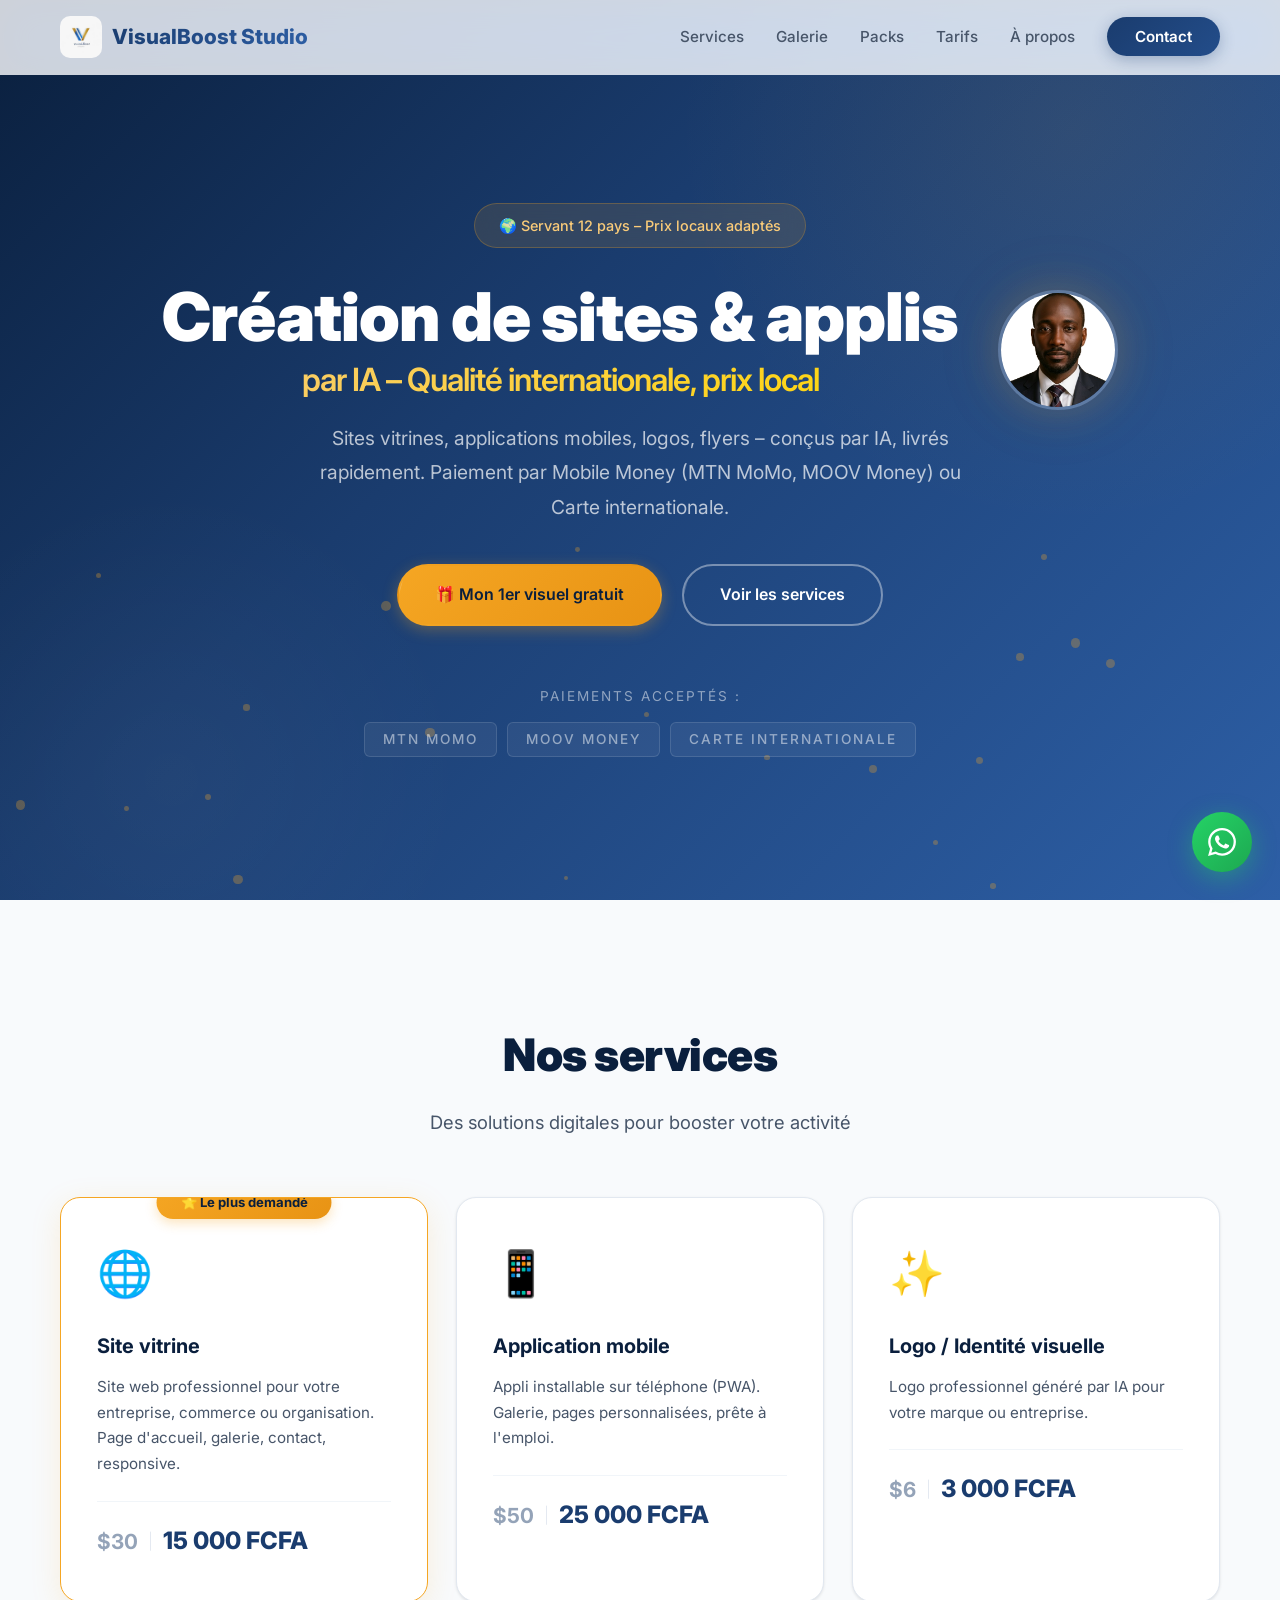
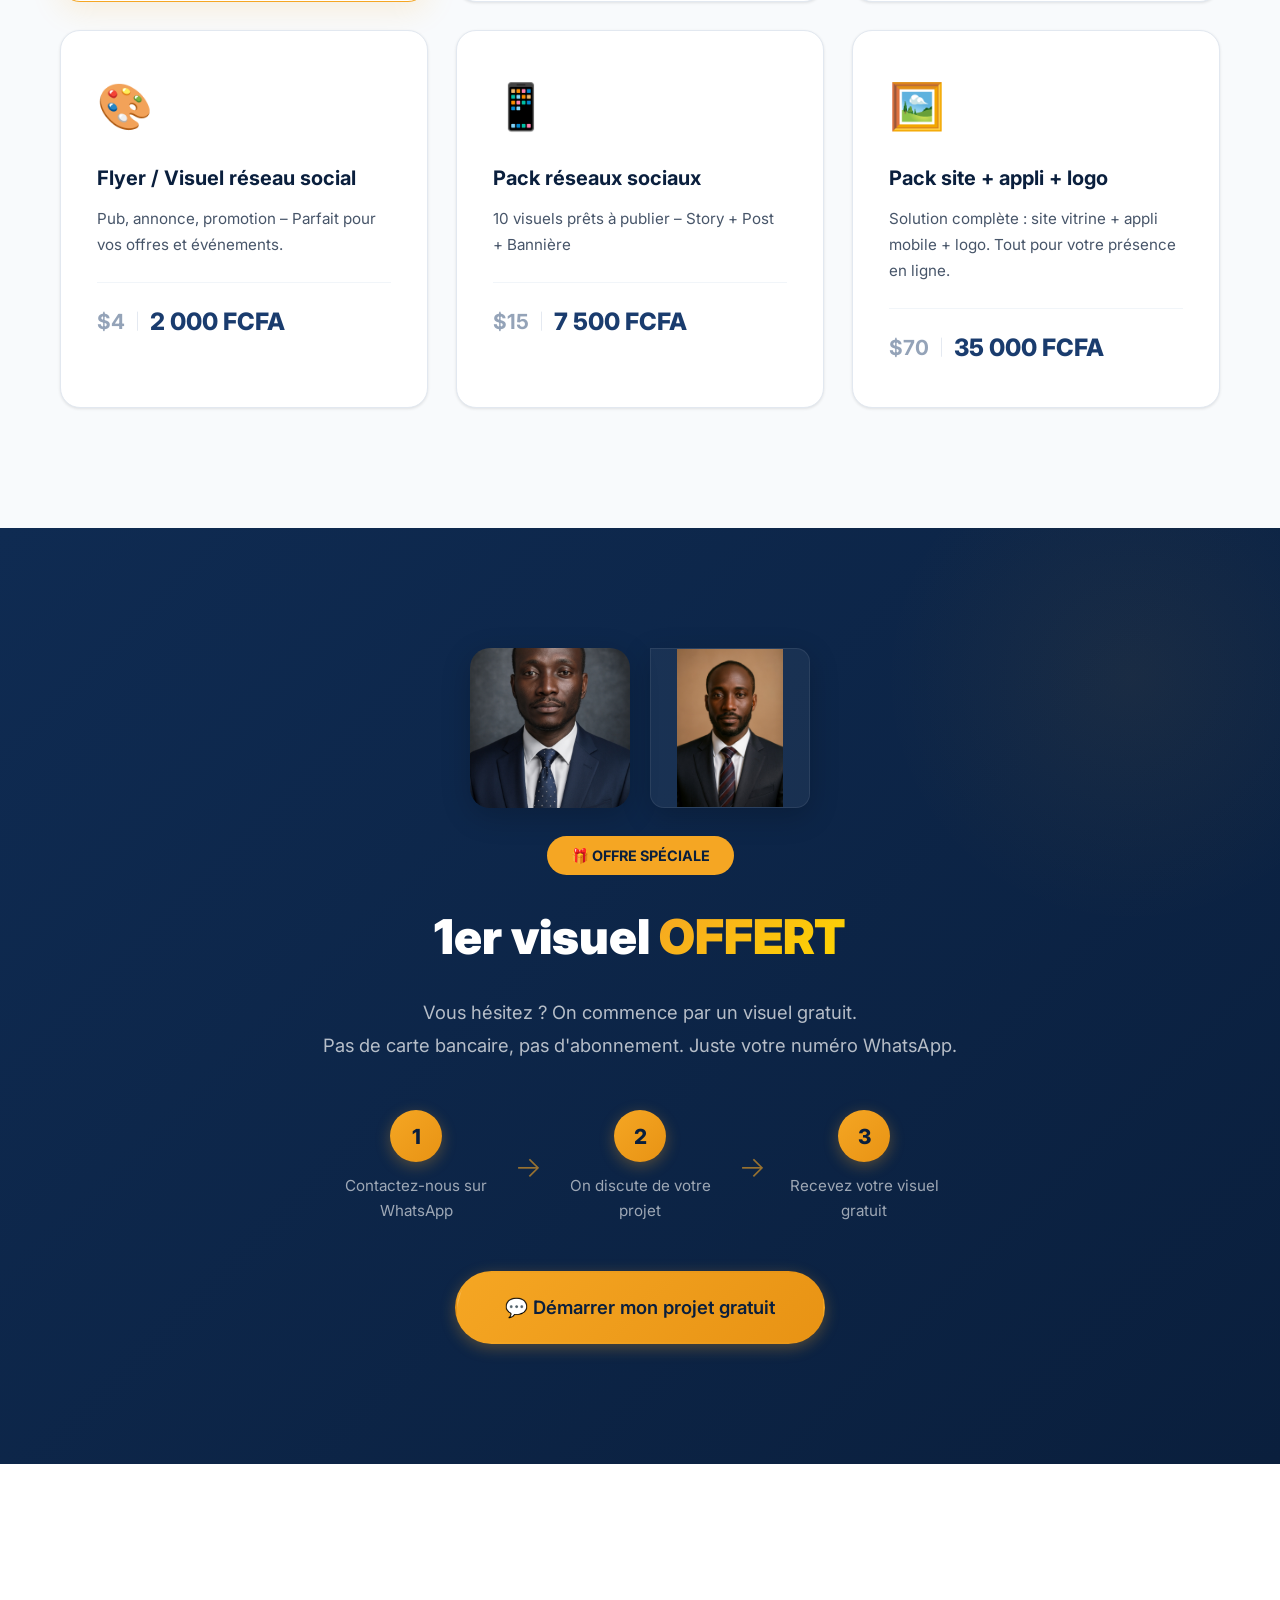
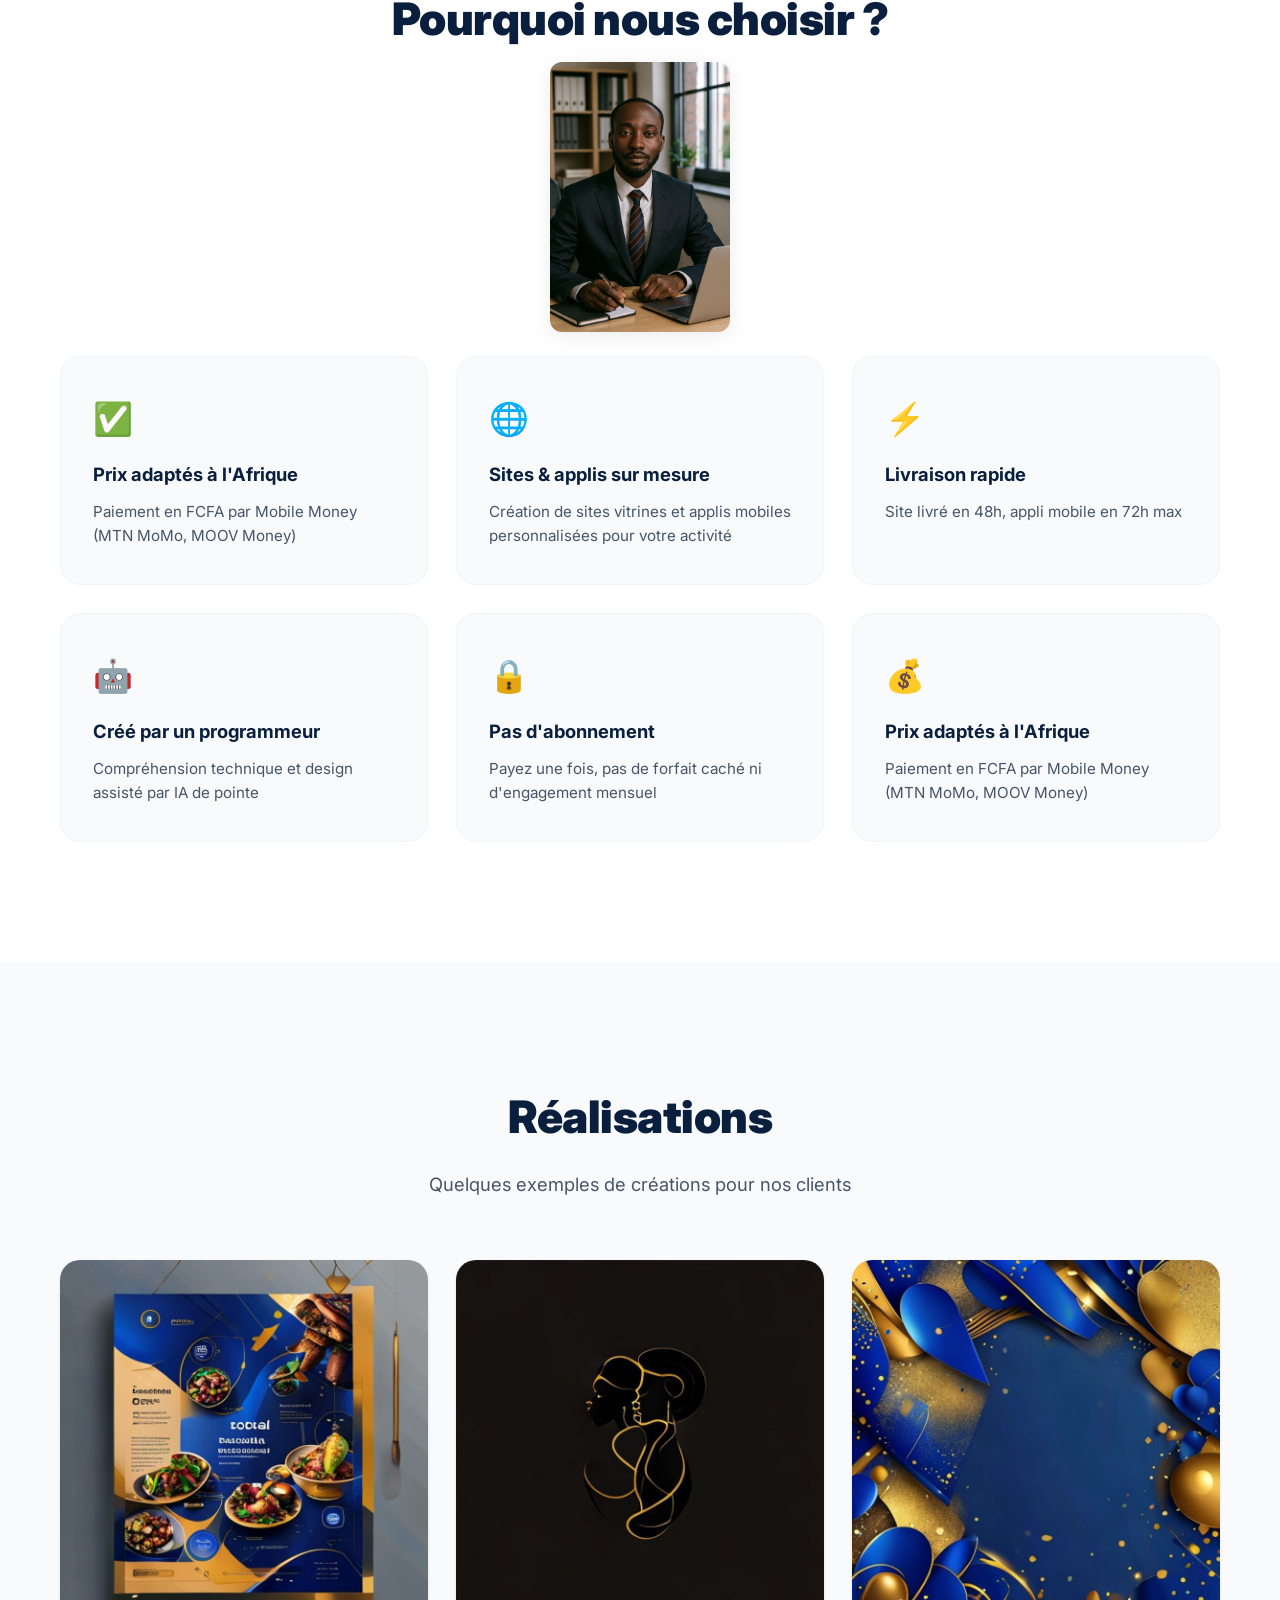
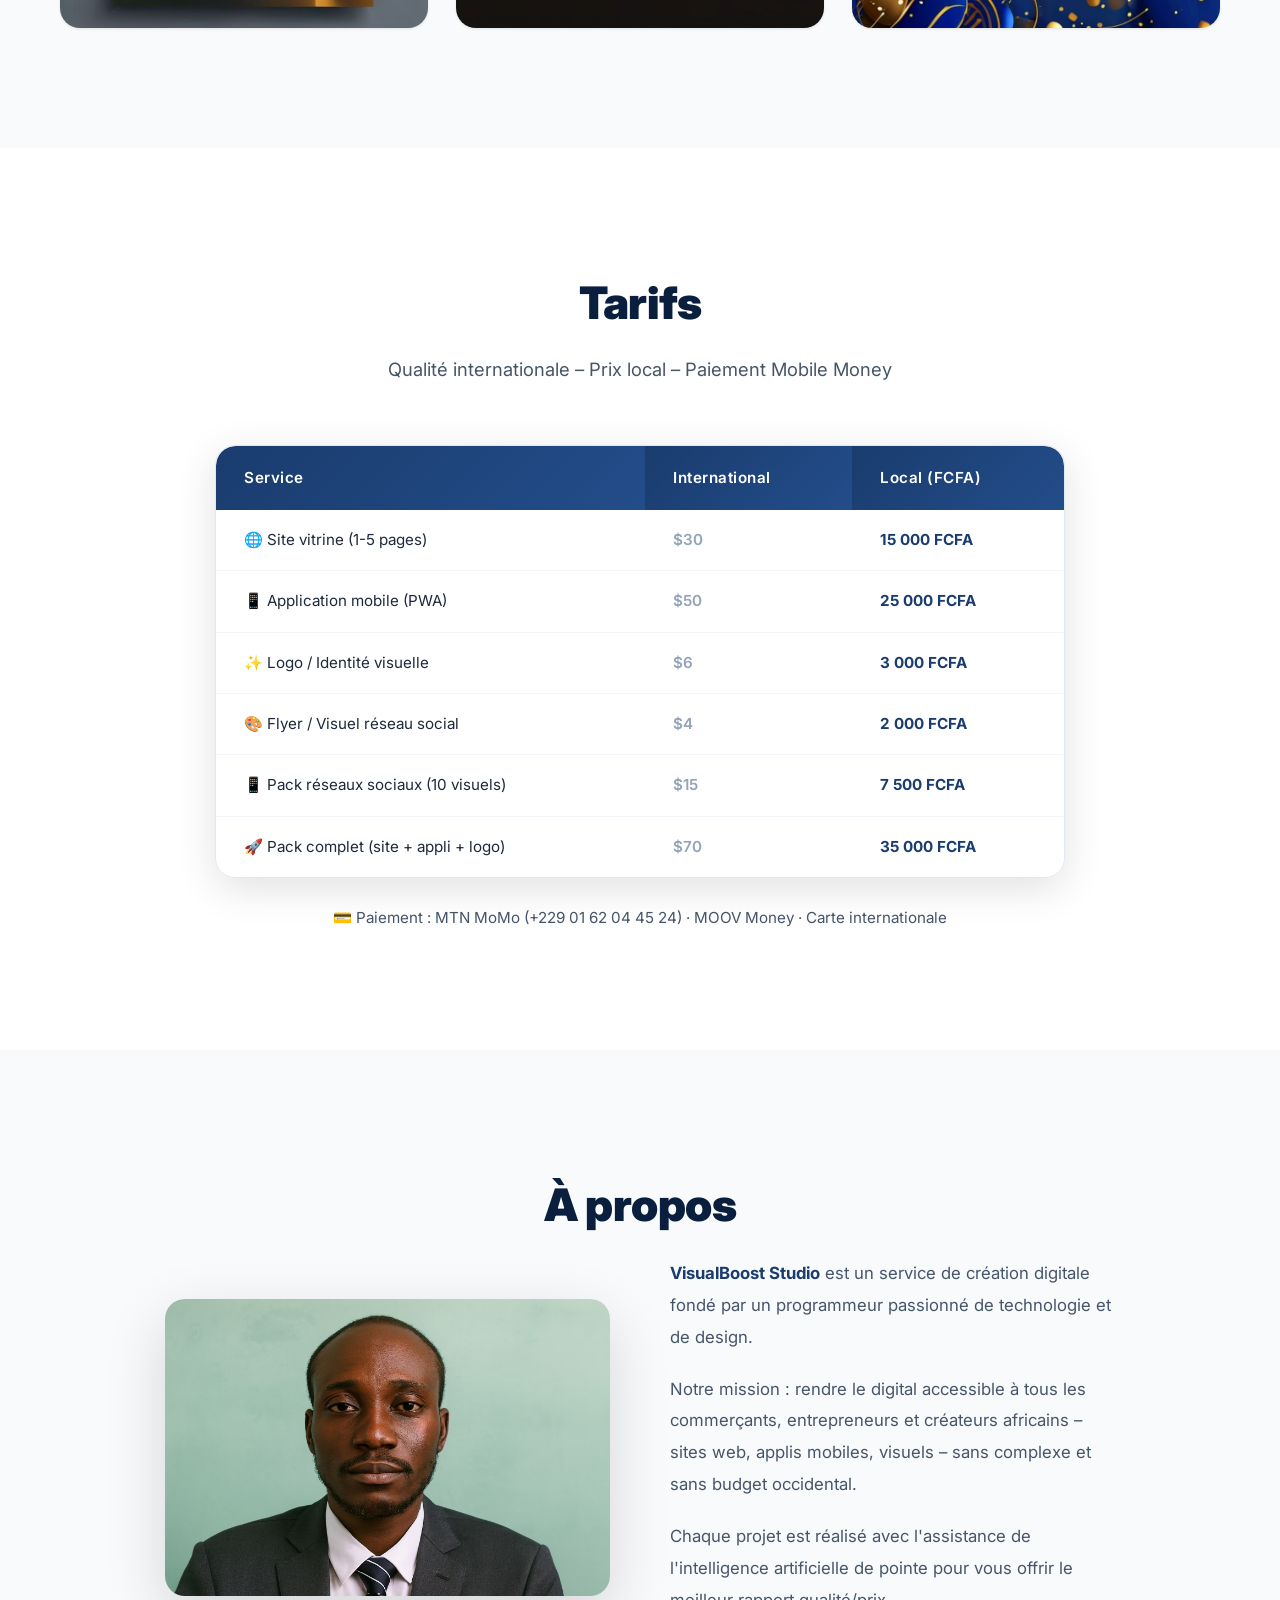
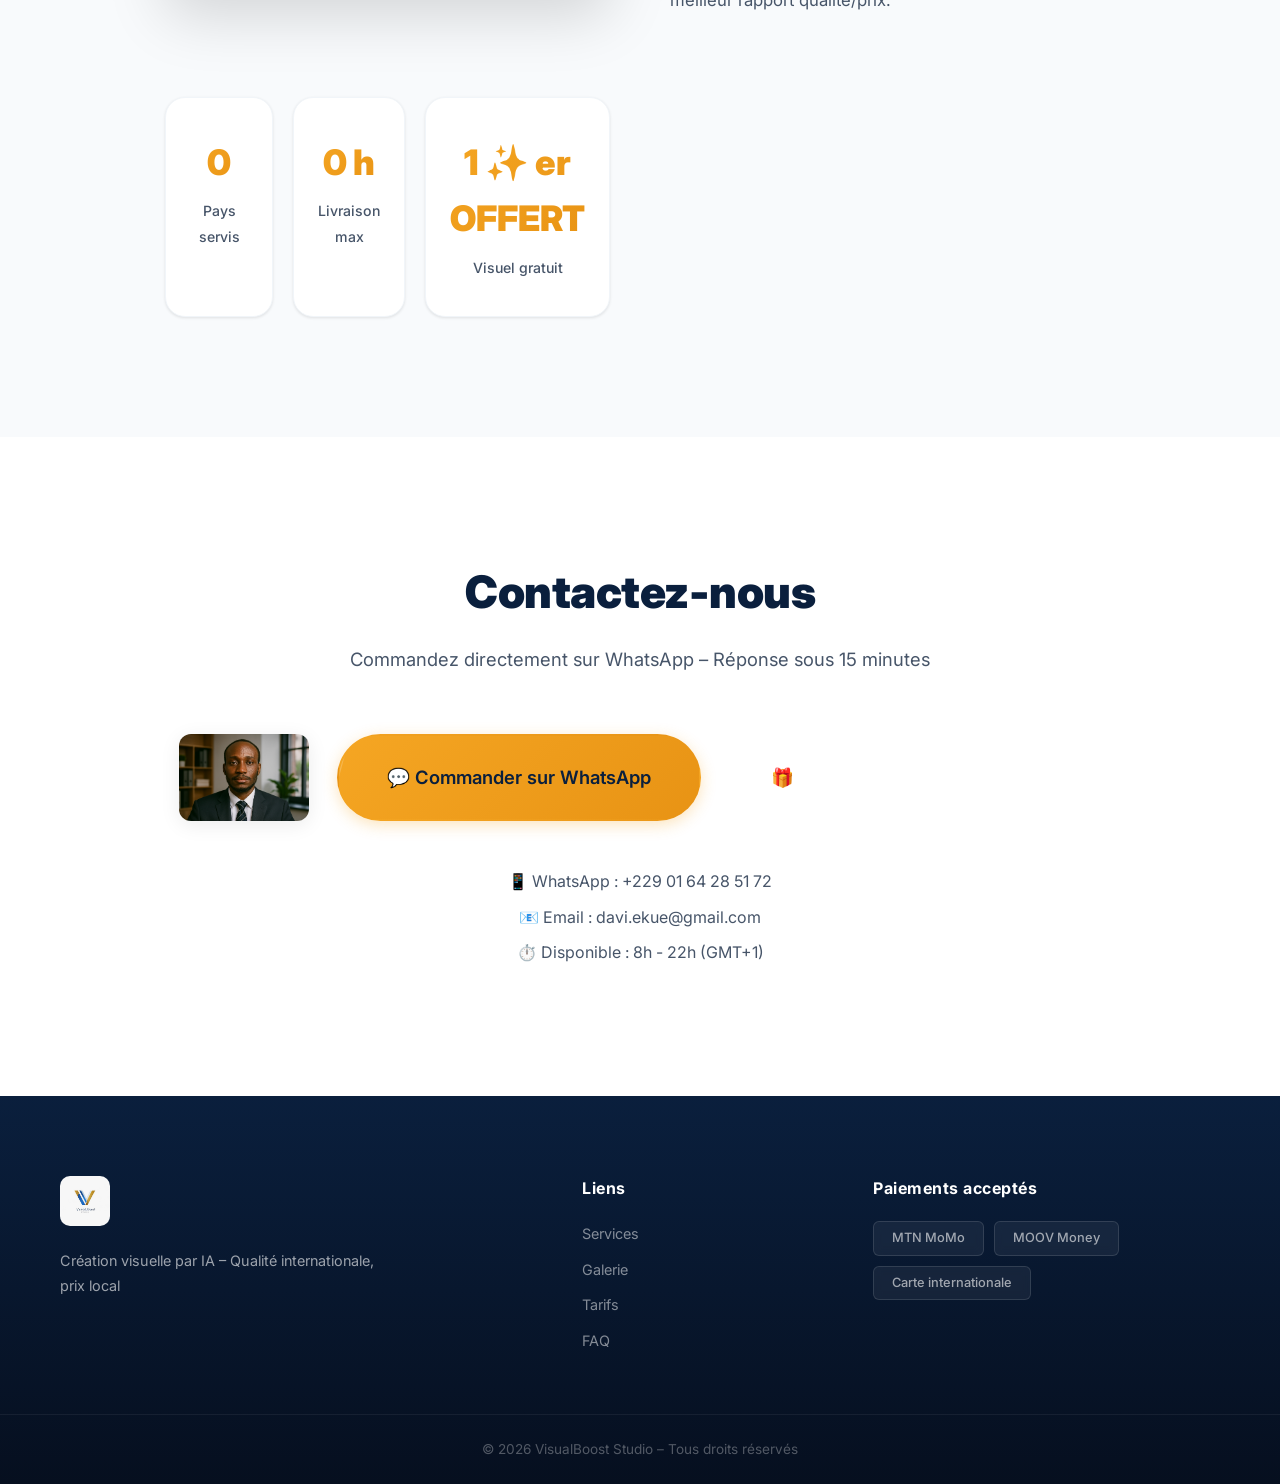
<file: docs/index.html>
<!DOCTYPE html>
<html lang="fr">
<head>
  <meta charset="UTF-8">
  <meta name="viewport" content="width=device-width, initial-scale=1.0">
  <title>VisualBoost Studio – Création visuelle par IA</title>
  <meta name="description" content="Création de sites vitrines, applis mobiles, logos et visuels par IA. Qualité internationale, prix local. Paiement MTN MoMo / MOOV Money. 1er visuel OFFERT.">
  <link rel="manifest" href="manifest.json">
  <meta name="theme-color" content="#0a1f3d">
  <meta name="apple-mobile-web-app-capable" content="yes">
  <meta name="apple-mobile-web-app-title" content="VisualBoost">
  <link rel="apple-touch-icon" href="images/logo.png">
  <link rel="stylesheet" href="css/style.css">
  <link rel="preconnect" href="https://fonts.googleapis.com">
  <link href="https://fonts.googleapis.com/css2?family=Inter:wght@400;500;600;700;800;900&display=swap" rel="stylesheet">
</head>
<body>

  <nav class="navbar">
    <div class="container nav-container">
      <a href="/" class="logo">
        <img src="images/logo.png" alt="VisualBoost Studio" class="logo-img" loading="lazy">
        <span class="logo-text">VisualBoost Studio</span>
      </a>
      <button class="menu-toggle" aria-label="Menu">
        <span></span><span></span><span></span>
      </button>
      <ul class="nav-links">
        <li><a href="#services">Services</a></li>
        <li><a href="#gallery">Galerie</a></li>
        <li><a href="packs.html">Packs</a></li>
        <li><a href="#pricing">Tarifs</a></li>
        <li><a href="#about">À propos</a></li>
        <li><a href="#contact" class="btn-nav">Contact</a></li>
      </ul>
    </div>
  </nav>

  <section class="hero">
    <div class="container hero-container">
      <div class="hero-badge">🌍 Servant 12 pays – Prix locaux adaptés</div>
      <div class="hero-row">
        <div class="hero-text-col">
          <h1 class="hero-title">
            Création de sites & applis<br>
            <span class="hero-sub">par IA – Qualité internationale, prix local</span>
          </h1>
        </div>
        <div class="hero-img-col">
          <img src="images/hero-visual.png" alt="VisualBoost Studio" class="hero-visual" loading="lazy">
        </div>
      </div>
      <p class="hero-desc">
        Sites vitrines, applications mobiles, logos, flyers – conçus par IA, livrés rapidement.
        Paiement par Mobile Money (MTN MoMo, MOOV Money) ou Carte internationale.
      </p>
      <div class="hero-actions">
        <a href="https://wa.me/2290164285172?text=Bonjour%20VisualBoost%20Studio%20%F0%9F%91%8B%20Je%20souhaite%20mon%201er%20visuel%20GRATUIT" class="btn btn-primary" target="_blank">
          🎁 Mon 1er visuel gratuit
        </a>
        <a href="#services" class="btn btn-secondary">Voir les services</a>
      </div>
      <div class="hero-payments">
        <span>Paiements acceptés :</span>
        <div class="payment-icons">
          <span class="payment-badge">MTN MoMo</span>
          <span class="payment-badge">MOOV Money</span>
          <span class="payment-badge">Carte internationale</span>
        </div>
      </div>
    </div>
  </section>

  <section id="services" class="section services">
    <div class="container">
      <h2 class="section-title reveal">Nos services</h2>
      <p class="section-desc reveal reveal-delay-1">Des solutions digitales pour booster votre activité</p>
      <div class="services-grid">
        <div class="service-card popular reveal reveal-delay-1">
          <div class="popular-badge">⭐ Le plus demandé</div>
          <div class="service-icon">🌐</div>
          <h3>Site vitrine</h3>
          <p>Site web professionnel pour votre entreprise, commerce ou organisation. Page d'accueil, galerie, contact, responsive.</p>
          <div class="service-price">
            <span class="price-usd">$30</span>
            <span class="price-sep">|</span>
            <span class="price-fcfa">15 000 FCFA</span>
          </div>
        </div>
        <div class="service-card reveal reveal-delay-2">
          <div class="service-icon">📱</div>
          <h3>Application mobile</h3>
          <p>Appli installable sur téléphone (PWA). Galerie, pages personnalisées, prête à l'emploi.</p>
          <div class="service-price">
            <span class="price-usd">$50</span>
            <span class="price-sep">|</span>
            <span class="price-fcfa">25 000 FCFA</span>
          </div>
        </div>
        <div class="service-card reveal reveal-delay-3">
          <div class="service-icon">✨</div>
          <h3>Logo / Identité visuelle</h3>
          <p>Logo professionnel généré par IA pour votre marque ou entreprise.</p>
          <div class="service-price">
            <span class="price-usd">$6</span>
            <span class="price-sep">|</span>
            <span class="price-fcfa">3 000 FCFA</span>
          </div>
        </div>
        <div class="service-card reveal reveal-delay-4">
          <div class="service-icon">🎨</div>
          <h3>Flyer / Visuel réseau social</h3>
          <p>Pub, annonce, promotion – Parfait pour vos offres et événements.</p>
          <div class="service-price">
            <span class="price-usd">$4</span>
            <span class="price-sep">|</span>
            <span class="price-fcfa">2 000 FCFA</span>
          </div>
        </div>
        <div class="service-card reveal" style="transition-delay:0.5s">
          <div class="service-icon">📱</div>
          <h3>Pack réseaux sociaux</h3>
          <p>10 visuels prêts à publier – Story + Post + Bannière</p>
          <div class="service-price">
            <span class="price-usd">$15</span>
            <span class="price-sep">|</span>
            <span class="price-fcfa">7 500 FCFA</span>
          </div>
        </div>
        <div class="service-card reveal" style="transition-delay:0.6s">
          <div class="service-icon">🖼️</div>
          <h3>Pack site + appli + logo</h3>
          <p>Solution complète : site vitrine + appli mobile + logo. Tout pour votre présence en ligne.</p>
          <div class="service-price">
            <span class="price-usd">$70</span>
            <span class="price-sep">|</span>
            <span class="price-fcfa">35 000 FCFA</span>
          </div>
        </div>
      </div>
    </div>
  </section>

  <section class="section offer">
    <div class="container offer-container">
      <div class="offer-images">
        <img src="images/gallery-5.jpg" alt="Création" class="offer-visual" loading="lazy">
        <img src="images/gallery-4.jpg" alt="Création" class="offer-thumb clip-mixed" loading="lazy">
      </div>
      <div class="offer-badge reveal">🎁 OFFRE SPÉCIALE</div>
      <h2 class="offer-title reveal reveal-delay-1">1er visuel <span class="highlight">OFFERT</span></h2>
      <p class="offer-desc reveal reveal-delay-2">
        Vous hésitez ? On commence par un visuel gratuit.<br>
        Pas de carte bancaire, pas d'abonnement. Juste votre numéro WhatsApp.
      </p>
      <div class="offer-steps reveal reveal-delay-3">
        <div class="step">
          <div class="step-num">1</div>
          <p>Contactez-nous sur WhatsApp</p>
        </div>
        <div class="step-arrow">→</div>
        <div class="step">
          <div class="step-num">2</div>
          <p>On discute de votre projet</p>
        </div>
        <div class="step-arrow">→</div>
        <div class="step">
          <div class="step-num">3</div>
          <p>Recevez votre visuel gratuit</p>
        </div>
      </div>
      <a href="https://wa.me/2290164285172?text=Bonjour%20VisualBoost%20Studio%20%F0%9F%91%8B%20Je%20veux%20mon%201er%20visuel%20gratuit%20!" class="btn btn-primary btn-large reveal reveal-delay-4" target="_blank">
        💬 Démarrer mon projet gratuit
      </a>
    </div>
  </section>

  <section class="section why">
    <div class="container">
      <h2 class="section-title reveal">Pourquoi nous choisir ?</h2>
      <div class="why-visual-wrapper">
        <img src="images/gallery-6.jpg" alt="Showcase" class="why-visual" loading="lazy">
      </div>
      <div class="why-grid">
        <div class="why-item reveal reveal-delay-1">
          <div class="why-icon">✅</div>
          <h3>Prix adaptés à l'Afrique</h3>
          <p>Paiement en FCFA par Mobile Money (MTN MoMo, MOOV Money)</p>
        </div>
        <div class="why-item reveal reveal-delay-2">
          <div class="why-icon">🌐</div>
          <h3>Sites & applis sur mesure</h3>
          <p>Création de sites vitrines et applis mobiles personnalisées pour votre activité</p>
        </div>
        <div class="why-item reveal reveal-delay-3">
          <div class="why-icon">⚡</div>
          <h3>Livraison rapide</h3>
          <p>Site livré en 48h, appli mobile en 72h max</p>
        </div>
        <div class="why-item reveal reveal-delay-4">
          <div class="why-icon">🤖</div>
          <h3>Créé par un programmeur</h3>
          <p>Compréhension technique et design assisté par IA de pointe</p>
        </div>
        <div class="why-item reveal" style="transition-delay:0.5s">
          <div class="why-icon">🔒</div>
          <h3>Pas d'abonnement</h3>
          <p>Payez une fois, pas de forfait caché ni d'engagement mensuel</p>
        </div>
        <div class="why-item reveal" style="transition-delay:0.6s">
          <div class="why-icon">💰</div>
          <h3>Prix adaptés à l'Afrique</h3>
          <p>Paiement en FCFA par Mobile Money (MTN MoMo, MOOV Money)</p>
        </div>
      </div>
    </div>
  </section>

  <section id="gallery" class="section gallery">
    <div class="container">
      <h2 class="section-title reveal">Réalisations</h2>
      <p class="section-desc reveal reveal-delay-1">Quelques exemples de créations pour nos clients</p>
      <div class="gallery-grid">
        <div class="gallery-item reveal reveal-delay-2">
          <img src="images/gallery-1.jpg" alt="Flyer promotionnel" loading="lazy">
        </div>
        <div class="gallery-item reveal-left reveal-delay-3">
          <img src="images/gallery-2.jpg" alt="Logo création" loading="lazy">
        </div>
        <div class="gallery-item reveal-right reveal-delay-4">
          <img src="images/gallery-3.jpg" alt="Bannière design" loading="lazy">
        </div>
      </div>
    </div>
  </section>

  <section id="pricing" class="section pricing">
    <div class="container">
      <h2 class="section-title reveal">Tarifs</h2>
      <p class="section-desc reveal reveal-delay-1">Qualité internationale – Prix local – Paiement Mobile Money</p>
      <div class="pricing-table reveal reveal-delay-2">
        <table>
          <thead>
            <tr>
              <th>Service</th>
              <th>International</th>
              <th>Local (FCFA)</th>
            </tr>
          </thead>
          <tbody>
            <tr>
              <td>🌐 Site vitrine (1-5 pages)</td>
              <td class="price-cell-usd">$30</td>
              <td class="price-cell-fcfa">15 000 FCFA</td>
            </tr>
            <tr>
              <td>📱 Application mobile (PWA)</td>
              <td class="price-cell-usd">$50</td>
              <td class="price-cell-fcfa">25 000 FCFA</td>
            </tr>
            <tr>
              <td>✨ Logo / Identité visuelle</td>
              <td class="price-cell-usd">$6</td>
              <td class="price-cell-fcfa">3 000 FCFA</td>
            </tr>
            <tr>
              <td>🎨 Flyer / Visuel réseau social</td>
              <td class="price-cell-usd">$4</td>
              <td class="price-cell-fcfa">2 000 FCFA</td>
            </tr>
            <tr>
              <td>📱 Pack réseaux sociaux (10 visuels)</td>
              <td class="price-cell-usd">$15</td>
              <td class="price-cell-fcfa">7 500 FCFA</td>
            </tr>
            <tr>
              <td>🚀 Pack complet (site + appli + logo)</td>
              <td class="price-cell-usd">$70</td>
              <td class="price-cell-fcfa">35 000 FCFA</td>
            </tr>
          </tbody>
        </table>
      </div>
      <div class="pricing-note">
        💳 Paiement : MTN MoMo (+229 01 62 04 45 24) · MOOV Money · Carte internationale
      </div>
    </div>
  </section>

  <section id="about" class="section about">
    <div class="container">
      <h2 class="section-title reveal">À propos</h2>
      <div class="about-content">
        <div class="about-img-wrapper reveal-left">
          <img src="images/gallery-7.jpg" alt="VisualBoost Studio" class="about-img" loading="lazy">
        </div>
        <div class="about-text reveal reveal-delay-1">
          <p>
            <strong>VisualBoost Studio</strong> est un service de création digitale
            fondé par un programmeur passionné de technologie et de design.
          </p>
          <p>
            Notre mission : rendre le digital accessible à tous les commerçants,
            entrepreneurs et créateurs africains – sites web, applis mobiles,
            visuels – sans complexe et sans budget occidental.
          </p>
          <p>
            Chaque projet est réalisé avec l'assistance de l'intelligence artificielle
            de pointe pour vous offrir le meilleur rapport qualité/prix.
          </p>
        </div>
        <div class="about-stats">
          <div class="stat reveal reveal-delay-2">
            <span class="stat-num" data-target="12">0</span>
            <span class="stat-label">Pays servis</span>
          </div>
          <div class="stat reveal reveal-delay-3">
            <span class="stat-num" data-target="24">0 h</span>
            <span class="stat-label">Livraison max</span>
          </div>
          <div class="stat reveal reveal-delay-4">
            <span class="stat-num">✨ 1er OFFERT</span>
            <span class="stat-label">Visuel gratuit</span>
          </div>
        </div>
      </div>
    </div>
  </section>

  <section id="contact" class="section contact">
    <div class="container">
      <h2 class="section-title reveal">Contactez-nous</h2>
      <p class="section-desc reveal reveal-delay-1">
        Commandez directement sur WhatsApp – Réponse sous 15 minutes
      </p>
      <div class="contact-buttons reveal reveal-delay-2">
        <img src="images/gallery-8.jpg" alt="Création" class="contact-thumb" loading="lazy">
        <a href="https://wa.me/2290164285172?text=Bonjour%20VisualBoost%20Studio%20%F0%9F%91%8B" class="btn btn-primary btn-large" target="_blank">
          💬 Commander sur WhatsApp
        </a>
        <a href="https://wa.me/2290164285172?text=Bonjour%20VisualBoost%20Studio%20%F0%9F%91%8B%20Je%20veux%20mon%201er%20visuel%20gratuit%20!" class="btn btn-secondary btn-large" target="_blank">
          🎁 Demander mon visuel gratuit
        </a>
      </div>
      <div class="contact-info reveal reveal-delay-3">
        <p>📱 WhatsApp : +229 01 64 28 51 72</p>
        <p>📧 Email : davi.ekue@gmail.com</p>
        <p>⏱️ Disponible : 8h - 22h (GMT+1)</p>
      </div>
    </div>
  </section>

  <footer class="footer">
    <div class="container footer-container">
      <div class="footer-brand">
        <img src="images/logo.png" alt="VisualBoost Studio" class="footer-logo" loading="lazy">
        <p>Création visuelle par IA – Qualité internationale, prix local</p>
      </div>
      <div class="footer-links">
        <h4>Liens</h4>
        <ul>
          <li><a href="#services">Services</a></li>
          <li><a href="#gallery">Galerie</a></li>
          <li><a href="#pricing">Tarifs</a></li>
          <li><a href="faq.html">FAQ</a></li>
        </ul>
      </div>
      <div class="footer-payments">
        <h4>Paiements acceptés</h4>
        <div class="payment-icons">
          <span class="payment-badge">MTN MoMo</span>
          <span class="payment-badge">MOOV Money</span>
          <span class="payment-badge">Carte internationale</span>
        </div>
      </div>
    </div>
    <div class="footer-bottom">
      <div class="container">
        <p>&copy; 2026 VisualBoost Studio – Tous droits réservés</p>
      </div>
    </div>
  </footer>

  <a href="https://wa.me/2290164285172?text=Bonjour%20VisualBoost%20Studio%20%F0%9F%91%8B" class="whatsapp-float" target="_blank" aria-label="WhatsApp">
    <svg viewBox="0 0 24 24" width="28" height="28" fill="white">
      <path d="M17.472 14.382c-.297-.149-1.758-.867-2.03-.967-.273-.099-.471-.148-.67.15-.197.297-.767.966-.94 1.164-.173.199-.347.223-.644.075-.297-.15-1.255-.463-2.39-1.475-.883-.788-1.48-1.761-1.653-2.059-.173-.297-.018-.458.13-.606.134-.133.298-.347.446-.52.149-.174.198-.298.298-.497.099-.198.05-.371-.025-.52-.075-.149-.669-1.612-.916-2.207-.242-.579-.487-.5-.669-.51-.173-.008-.371-.01-.57-.01-.198 0-.52.074-.792.372-.272.297-1.04 1.016-1.04 2.479 0 1.462 1.065 2.875 1.213 3.074.149.198 2.096 3.2 5.077 4.487.709.306 1.262.489 1.694.625.712.227 1.36.195 1.871.118.571-.085 1.758-.719 2.006-1.413.248-.694.248-1.289.173-1.413-.074-.124-.272-.198-.57-.347m-5.421 7.403h-.004a9.87 9.87 0 01-5.031-1.378l-.361-.214-3.741.982.998-3.648-.235-.374a9.86 9.86 0 01-1.51-5.26c.001-5.45 4.436-9.884 9.888-9.884 2.64 0 5.122 1.03 6.988 2.898a9.825 9.825 0 012.893 6.994c-.003 5.45-4.437 9.884-9.885 9.884m8.413-18.297A11.815 11.815 0 0012.05 0C5.495 0 .16 5.335.157 11.892c0 2.096.547 4.142 1.588 5.945L.057 24l6.305-1.654a11.882 11.882 0 005.683 1.448h.005c6.554 0 11.89-5.335 11.893-11.893a11.821 11.821 0 00-3.48-8.413z"/>
    </svg>
  </a>

  <script src="js/script.js"></script>
  <script>
    if ('serviceWorker' in navigator) {
      navigator.serviceWorker.register('sw.js')
        .catch(() => {})
    }
  </script>
</body>
</html>
</file>
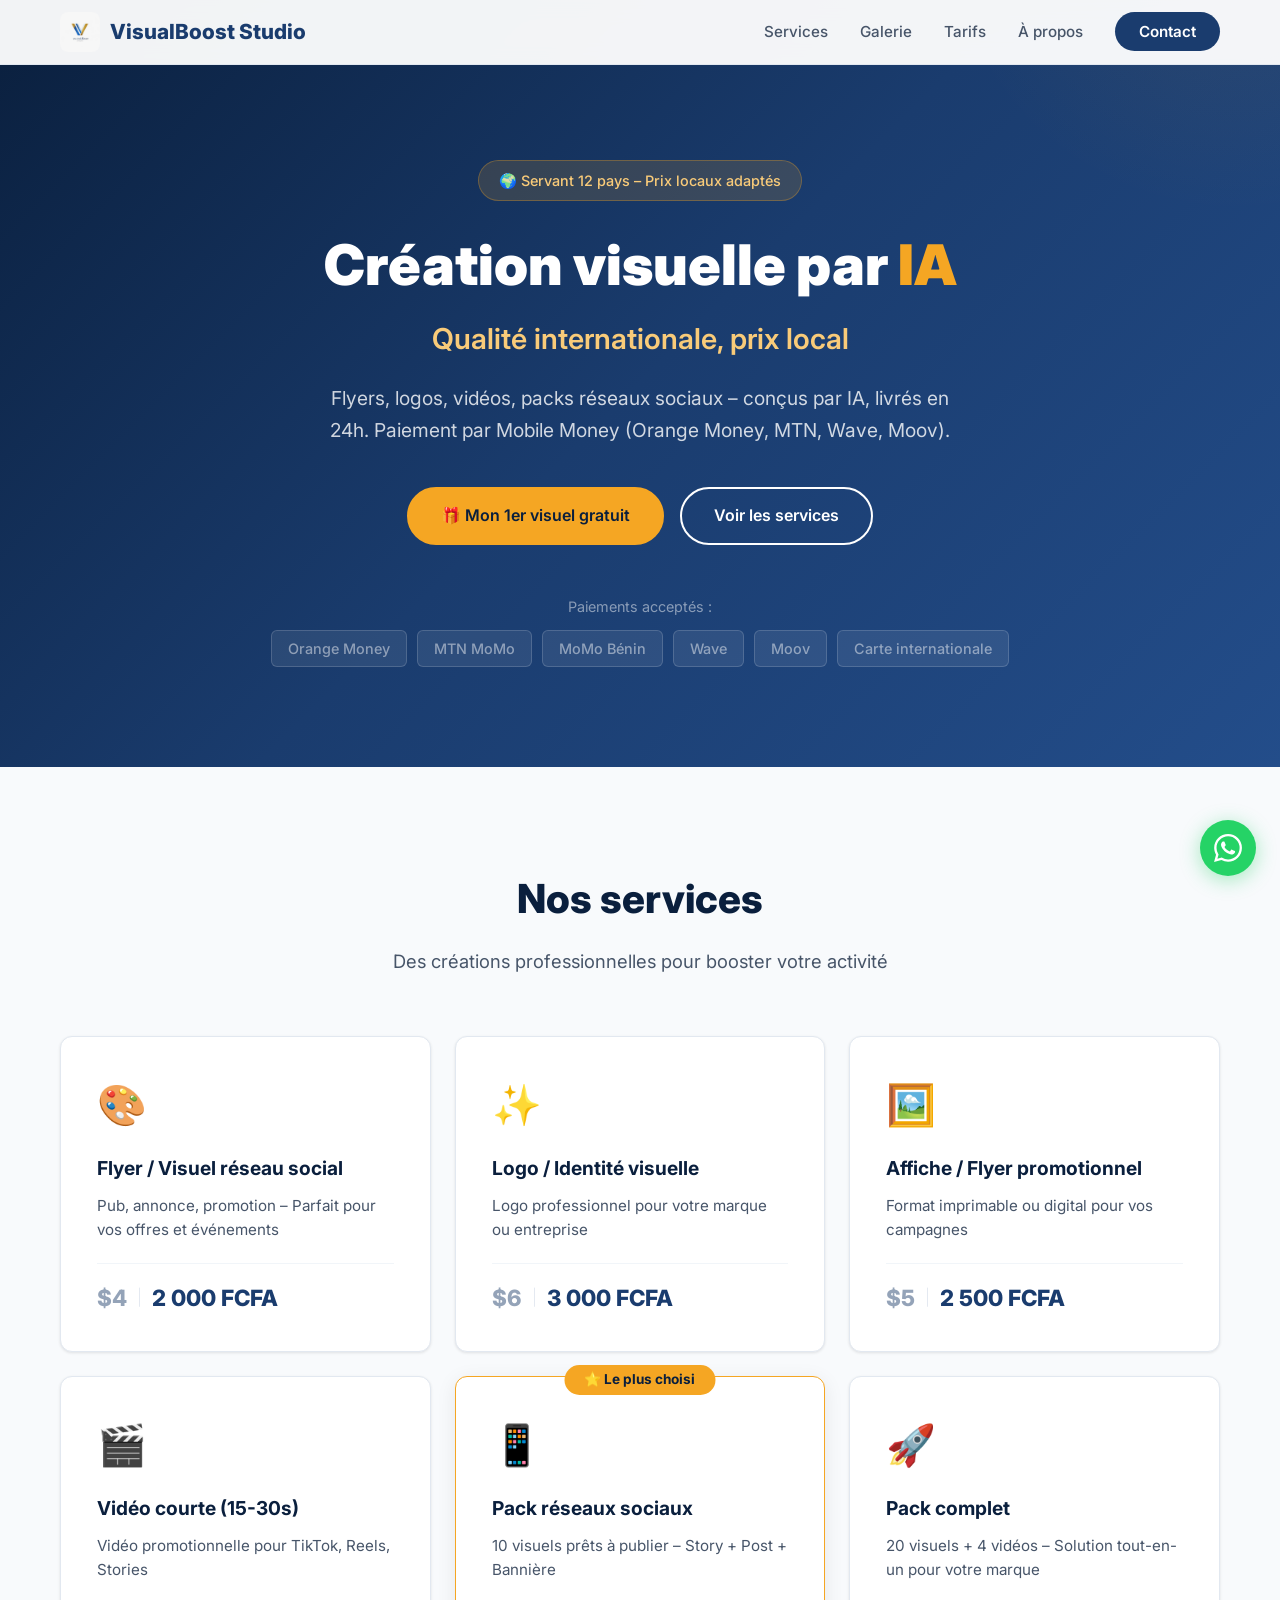
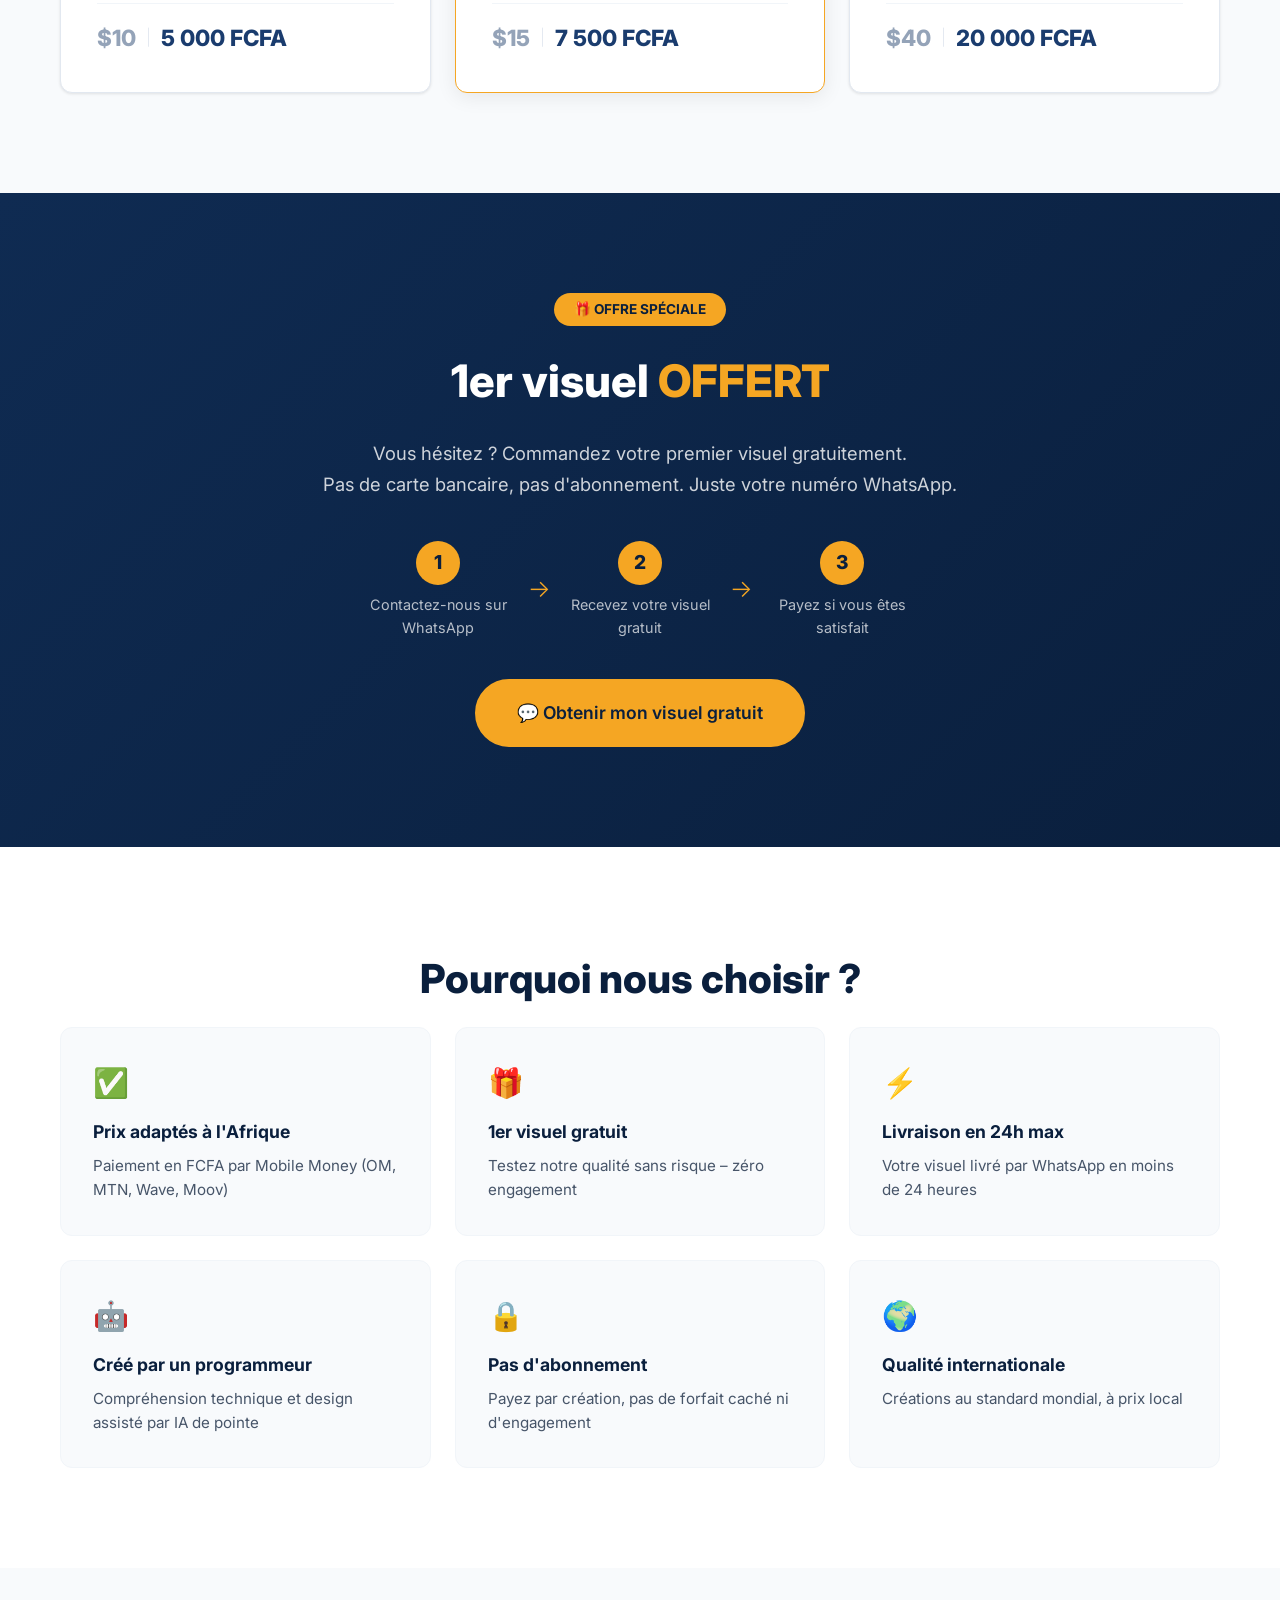
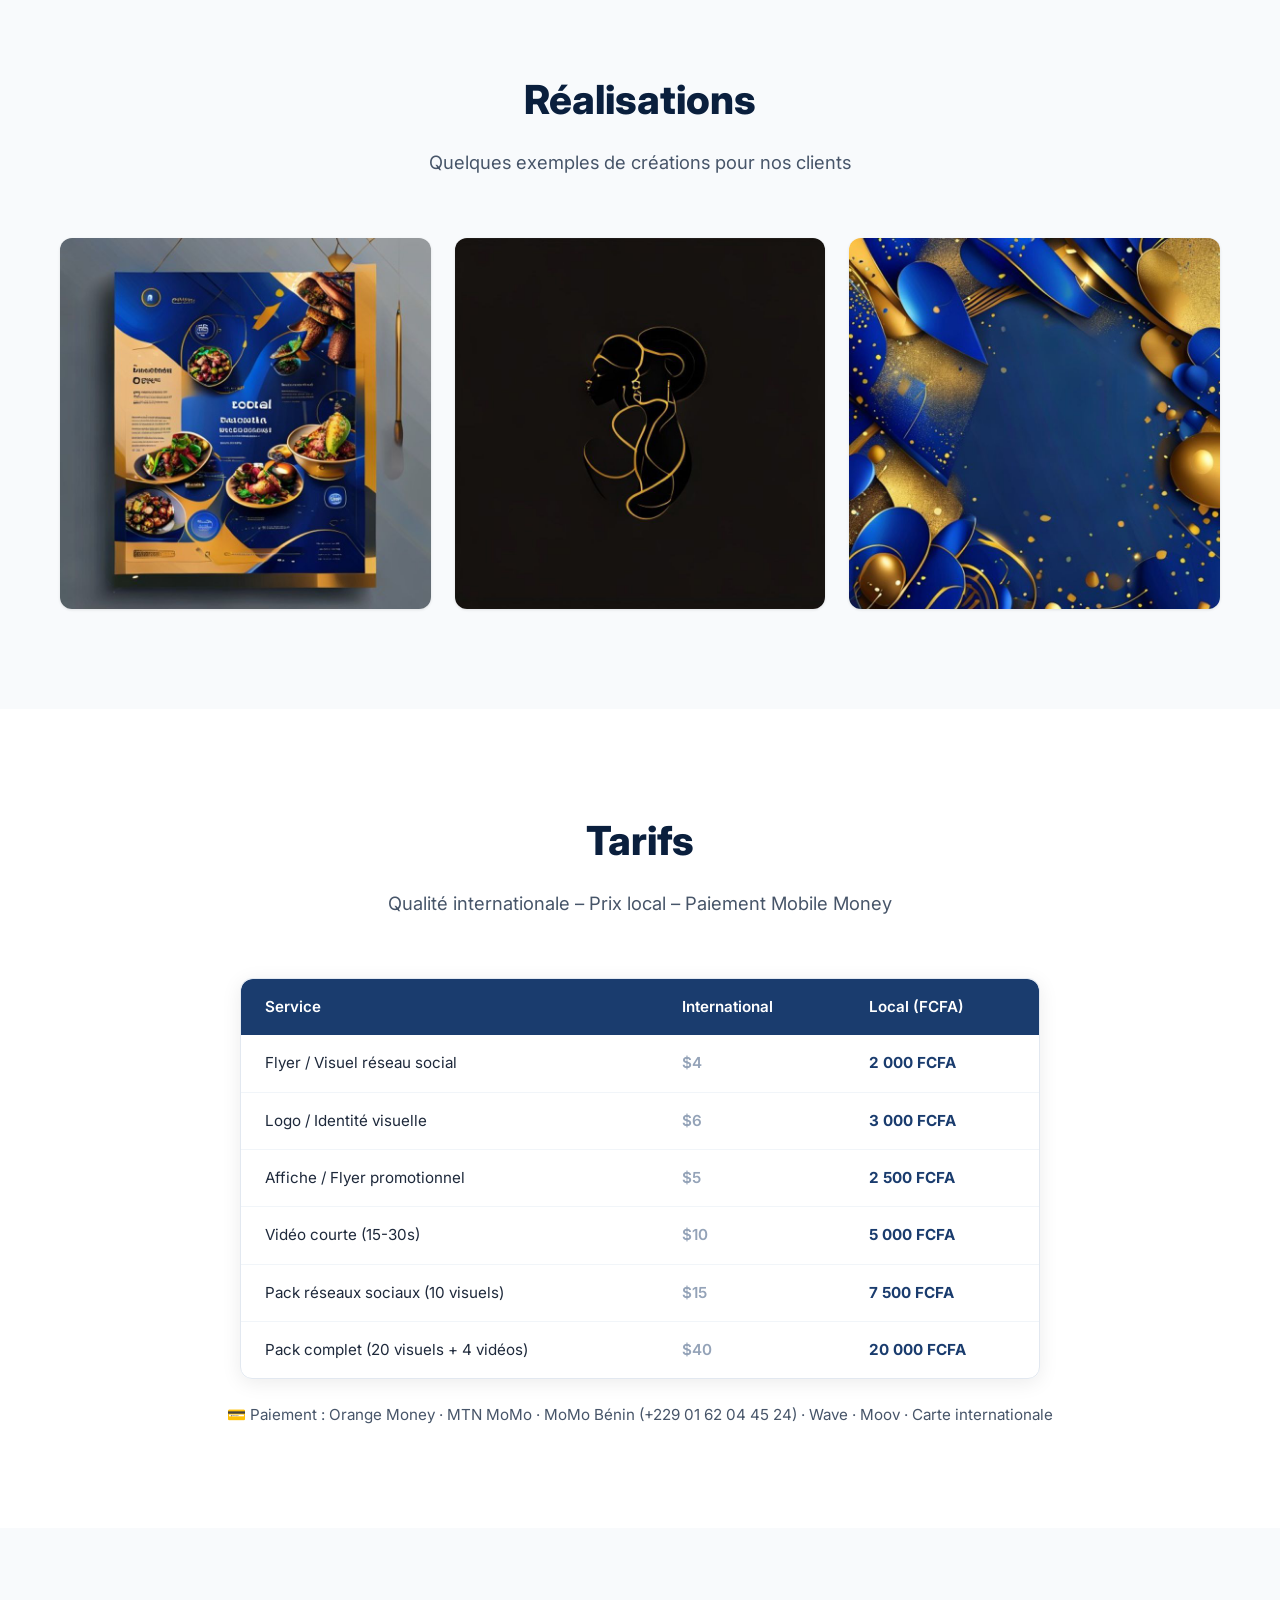
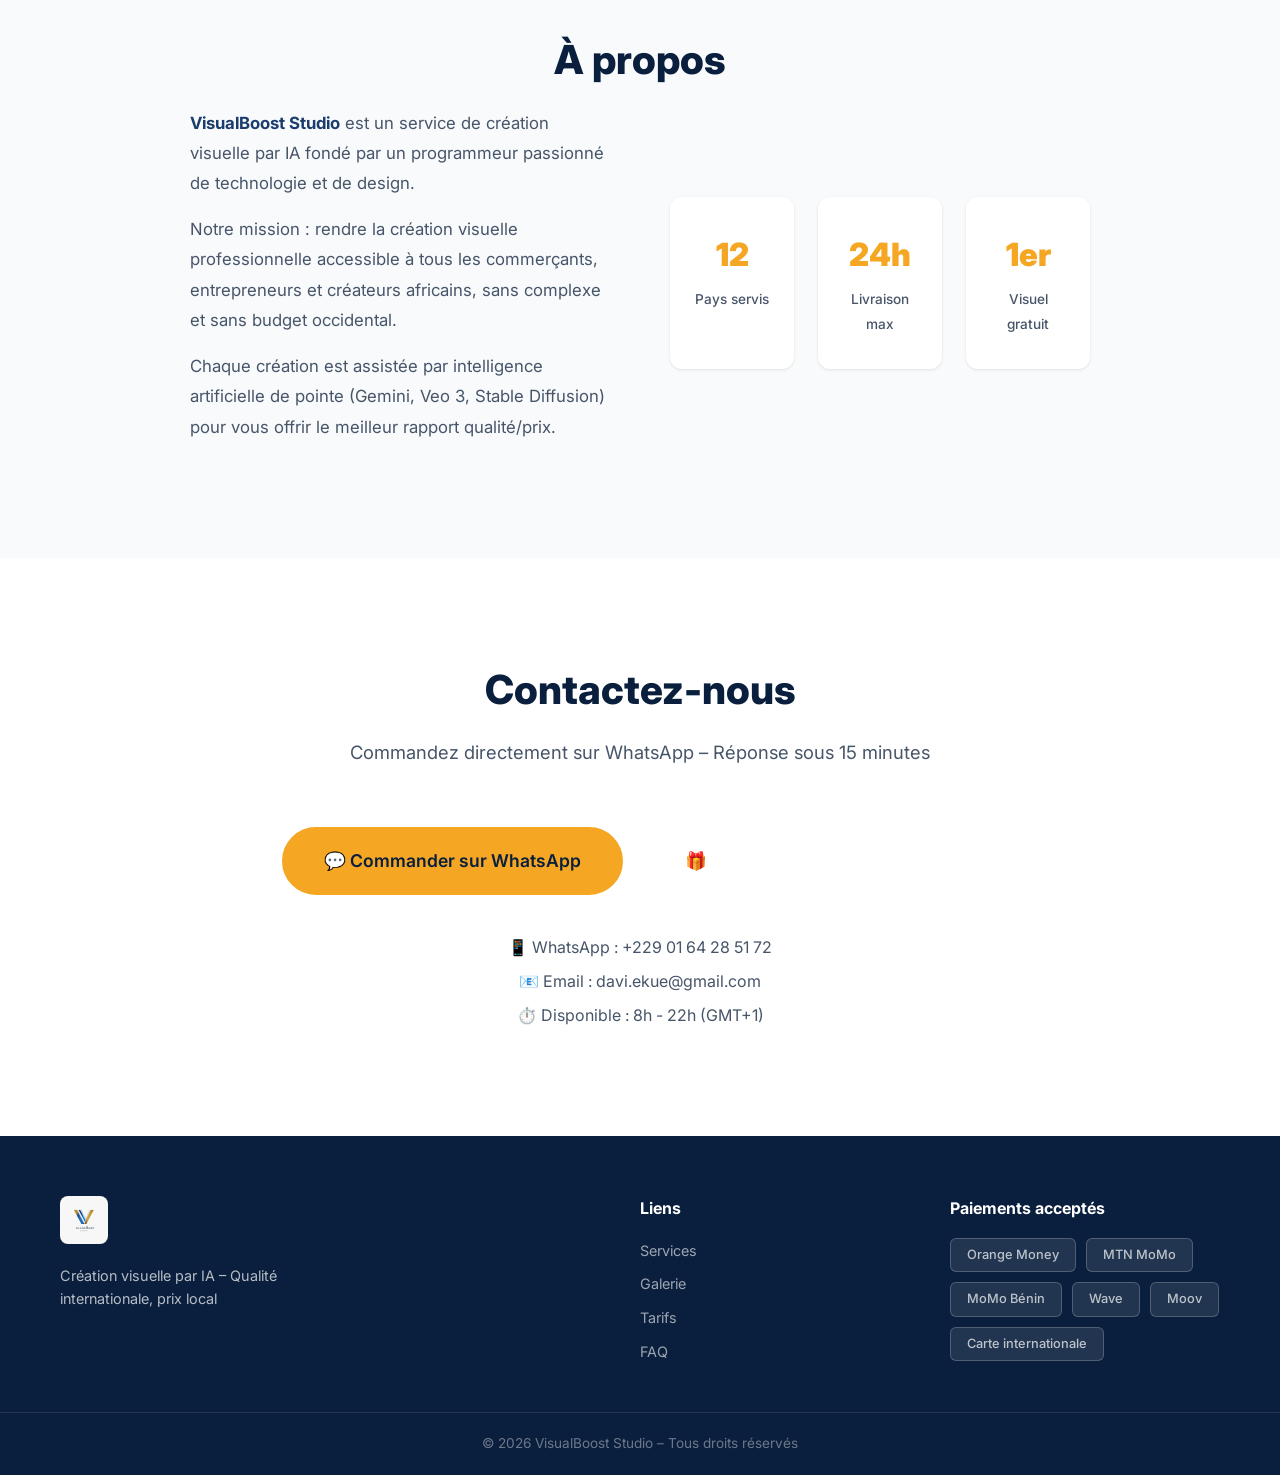
<file: site/index.html>
<!DOCTYPE html>
<html lang="fr">
<head>
  <meta charset="UTF-8">
  <meta name="viewport" content="width=device-width, initial-scale=1.0">
  <title>VisualBoost Studio – Création visuelle par IA</title>
  <meta name="description" content="Création visuelle par IA – Flyers, logos, vidéos. Qualité internationale, prix local. Paiement Orange Money / MTN. 1er visuel OFFERT.">
  <link rel="stylesheet" href="css/style.css">
  <link rel="preconnect" href="https://fonts.googleapis.com">
  <link href="https://fonts.googleapis.com/css2?family=Inter:wght@400;500;600;700;800;900&display=swap" rel="stylesheet">
</head>
<body>

  <nav class="navbar">
    <div class="container nav-container">
      <a href="/" class="logo">
        <img src="images/logo.png" alt="VisualBoost Studio" class="logo-img" loading="lazy">
        <span class="logo-text">VisualBoost Studio</span>
      </a>
      <button class="menu-toggle" aria-label="Menu">
        <span></span><span></span><span></span>
      </button>
      <ul class="nav-links">
        <li><a href="#services">Services</a></li>
        <li><a href="#gallery">Galerie</a></li>
        <li><a href="#pricing">Tarifs</a></li>
        <li><a href="#about">À propos</a></li>
        <li><a href="#contact" class="btn-nav">Contact</a></li>
      </ul>
    </div>
  </nav>

  <section class="hero">
    <div class="container hero-container">
      <div class="hero-badge">🌍 Servant 12 pays – Prix locaux adaptés</div>
      <h1 class="hero-title">
        Création visuelle par <span class="highlight">IA</span><br>
        <span class="hero-sub">Qualité internationale, prix local</span>
      </h1>
      <p class="hero-desc">
        Flyers, logos, vidéos, packs réseaux sociaux – conçus par IA, livrés en 24h.
        Paiement par Mobile Money (Orange Money, MTN, Wave, Moov).
      </p>
      <div class="hero-actions">
        <a href="https://wa.me/2290164285172?text=Bonjour%20VisualBoost%20Studio%20%F0%9F%91%8B%20Je%20souhaite%20mon%201er%20visuel%20GRATUIT" class="btn btn-primary" target="_blank">
          🎁 Mon 1er visuel gratuit
        </a>
        <a href="#services" class="btn btn-secondary">Voir les services</a>
      </div>
      <div class="hero-payments">
        <span>Paiements acceptés :</span>
        <div class="payment-icons">
          <span class="payment-badge">Orange Money</span>
          <span class="payment-badge">MTN MoMo</span>
          <span class="payment-badge">MoMo Bénin</span>
          <span class="payment-badge">Wave</span>
          <span class="payment-badge">Moov</span>
          <span class="payment-badge">Carte internationale</span>
        </div>
      </div>
    </div>
  </section>

  <section id="services" class="section services">
    <div class="container">
      <h2 class="section-title">Nos services</h2>
      <p class="section-desc">Des créations professionnelles pour booster votre activité</p>
      <div class="services-grid">
        <div class="service-card">
          <div class="service-icon">🎨</div>
          <h3>Flyer / Visuel réseau social</h3>
          <p>Pub, annonce, promotion – Parfait pour vos offres et événements</p>
          <div class="service-price">
            <span class="price-usd">$4</span>
            <span class="price-sep">|</span>
            <span class="price-fcfa">2 000 FCFA</span>
          </div>
        </div>
        <div class="service-card">
          <div class="service-icon">✨</div>
          <h3>Logo / Identité visuelle</h3>
          <p>Logo professionnel pour votre marque ou entreprise</p>
          <div class="service-price">
            <span class="price-usd">$6</span>
            <span class="price-sep">|</span>
            <span class="price-fcfa">3 000 FCFA</span>
          </div>
        </div>
        <div class="service-card">
          <div class="service-icon">🖼️</div>
          <h3>Affiche / Flyer promotionnel</h3>
          <p>Format imprimable ou digital pour vos campagnes</p>
          <div class="service-price">
            <span class="price-usd">$5</span>
            <span class="price-sep">|</span>
            <span class="price-fcfa">2 500 FCFA</span>
          </div>
        </div>
        <div class="service-card">
          <div class="service-icon">🎬</div>
          <h3>Vidéo courte (15-30s)</h3>
          <p>Vidéo promotionnelle pour TikTok, Reels, Stories</p>
          <div class="service-price">
            <span class="price-usd">$10</span>
            <span class="price-sep">|</span>
            <span class="price-fcfa">5 000 FCFA</span>
          </div>
        </div>
        <div class="service-card popular">
          <div class="popular-badge">⭐ Le plus choisi</div>
          <div class="service-icon">📱</div>
          <h3>Pack réseaux sociaux</h3>
          <p>10 visuels prêts à publier – Story + Post + Bannière</p>
          <div class="service-price">
            <span class="price-usd">$15</span>
            <span class="price-sep">|</span>
            <span class="price-fcfa">7 500 FCFA</span>
          </div>
        </div>
        <div class="service-card">
          <div class="service-icon">🚀</div>
          <h3>Pack complet</h3>
          <p>20 visuels + 4 vidéos – Solution tout-en-un pour votre marque</p>
          <div class="service-price">
            <span class="price-usd">$40</span>
            <span class="price-sep">|</span>
            <span class="price-fcfa">20 000 FCFA</span>
          </div>
        </div>
      </div>
    </div>
  </section>

  <section class="section offer">
    <div class="container offer-container">
      <div class="offer-badge">🎁 OFFRE SPÉCIALE</div>
      <h2 class="offer-title">1er visuel <span class="highlight">OFFERT</span></h2>
      <p class="offer-desc">
        Vous hésitez ? Commandez votre premier visuel gratuitement.<br>
        Pas de carte bancaire, pas d'abonnement. Juste votre numéro WhatsApp.
      </p>
      <div class="offer-steps">
        <div class="step">
          <div class="step-num">1</div>
          <p>Contactez-nous sur WhatsApp</p>
        </div>
        <div class="step-arrow">→</div>
        <div class="step">
          <div class="step-num">2</div>
          <p>Recevez votre visuel gratuit</p>
        </div>
        <div class="step-arrow">→</div>
        <div class="step">
          <div class="step-num">3</div>
          <p>Payez si vous êtes satisfait</p>
        </div>
      </div>
      <a href="https://wa.me/2290164285172?text=Bonjour%20VisualBoost%20Studio%20%F0%9F%91%8B%20Je%20veux%20mon%201er%20visuel%20gratuit%20!" class="btn btn-primary btn-large" target="_blank">
        💬 Obtenir mon visuel gratuit
      </a>
    </div>
  </section>

  <section class="section why">
    <div class="container">
      <h2 class="section-title">Pourquoi nous choisir ?</h2>
      <div class="why-grid">
        <div class="why-item">
          <div class="why-icon">✅</div>
          <h3>Prix adaptés à l'Afrique</h3>
          <p>Paiement en FCFA par Mobile Money (OM, MTN, Wave, Moov)</p>
        </div>
        <div class="why-item">
          <div class="why-icon">🎁</div>
          <h3>1er visuel gratuit</h3>
          <p>Testez notre qualité sans risque – zéro engagement</p>
        </div>
        <div class="why-item">
          <div class="why-icon">⚡</div>
          <h3>Livraison en 24h max</h3>
          <p>Votre visuel livré par WhatsApp en moins de 24 heures</p>
        </div>
        <div class="why-item">
          <div class="why-icon">🤖</div>
          <h3>Créé par un programmeur</h3>
          <p>Compréhension technique et design assisté par IA de pointe</p>
        </div>
        <div class="why-item">
          <div class="why-icon">🔒</div>
          <h3>Pas d'abonnement</h3>
          <p>Payez par création, pas de forfait caché ni d'engagement</p>
        </div>
        <div class="why-item">
          <div class="why-icon">🌍</div>
          <h3>Qualité internationale</h3>
          <p>Créations au standard mondial, à prix local</p>
        </div>
      </div>
    </div>
  </section>

  <section id="gallery" class="section gallery">
    <div class="container">
      <h2 class="section-title">Réalisations</h2>
      <p class="section-desc">Quelques exemples de créations pour nos clients</p>
      <div class="gallery-grid">
        <div class="gallery-item">
          <img src="images/gallery-1.jpg" alt="Exemple de flyer promotionnel" loading="lazy">
        </div>
        <div class="gallery-item">
          <img src="images/gallery-2.jpg" alt="Exemple de logo" loading="lazy">
        </div>
        <div class="gallery-item">
          <img src="images/gallery-3.jpg" alt="Exemple de bannière" loading="lazy">
        </div>
      </div>
    </div>
  </section>

  <section id="pricing" class="section pricing">
    <div class="container">
      <h2 class="section-title">Tarifs</h2>
      <p class="section-desc">Qualité internationale – Prix local – Paiement Mobile Money</p>
      <div class="pricing-table">
        <table>
          <thead>
            <tr>
              <th>Service</th>
              <th>International</th>
              <th>Local (FCFA)</th>
            </tr>
          </thead>
          <tbody>
            <tr>
              <td>Flyer / Visuel réseau social</td>
              <td class="price-cell-usd">$4</td>
              <td class="price-cell-fcfa">2 000 FCFA</td>
            </tr>
            <tr>
              <td>Logo / Identité visuelle</td>
              <td class="price-cell-usd">$6</td>
              <td class="price-cell-fcfa">3 000 FCFA</td>
            </tr>
            <tr>
              <td>Affiche / Flyer promotionnel</td>
              <td class="price-cell-usd">$5</td>
              <td class="price-cell-fcfa">2 500 FCFA</td>
            </tr>
            <tr>
              <td>Vidéo courte (15-30s)</td>
              <td class="price-cell-usd">$10</td>
              <td class="price-cell-fcfa">5 000 FCFA</td>
            </tr>
            <tr>
              <td>Pack réseaux sociaux (10 visuels)</td>
              <td class="price-cell-usd">$15</td>
              <td class="price-cell-fcfa">7 500 FCFA</td>
            </tr>
            <tr>
              <td>Pack complet (20 visuels + 4 vidéos)</td>
              <td class="price-cell-usd">$40</td>
              <td class="price-cell-fcfa">20 000 FCFA</td>
            </tr>
          </tbody>
        </table>
      </div>
      <div class="pricing-note">
        💳 Paiement : Orange Money · MTN MoMo · MoMo Bénin (+229 01 62 04 45 24) · Wave · Moov · Carte internationale
      </div>
    </div>
  </section>

  <section id="about" class="section about">
    <div class="container">
      <h2 class="section-title">À propos</h2>
      <div class="about-content">
        <div class="about-text">
          <p>
            <strong>VisualBoost Studio</strong> est un service de création visuelle par IA
            fondé par un programmeur passionné de technologie et de design.
          </p>
          <p>
            Notre mission : rendre la création visuelle professionnelle accessible
            à tous les commerçants, entrepreneurs et créateurs africains, sans
            complexe et sans budget occidental.
          </p>
          <p>
            Chaque création est assistée par intelligence artificielle de pointe
            (Gemini, Veo 3, Stable Diffusion) pour vous offrir le meilleur
            rapport qualité/prix.
          </p>
        </div>
        <div class="about-stats">
          <div class="stat">
            <span class="stat-num">12</span>
            <span class="stat-label">Pays servis</span>
          </div>
          <div class="stat">
            <span class="stat-num">24h</span>
            <span class="stat-label">Livraison max</span>
          </div>
          <div class="stat">
            <span class="stat-num">1er</span>
            <span class="stat-label">Visuel gratuit</span>
          </div>
        </div>
      </div>
    </div>
  </section>

  <section id="contact" class="section contact">
    <div class="container">
      <h2 class="section-title">Contactez-nous</h2>
      <p class="section-desc">
        Commandez directement sur WhatsApp – Réponse sous 15 minutes
      </p>
      <div class="contact-buttons">
        <a href="https://wa.me/2290164285172?text=Bonjour%20VisualBoost%20Studio%20%F0%9F%91%8B" class="btn btn-primary btn-large" target="_blank">
          💬 Commander sur WhatsApp
        </a>
        <a href="https://wa.me/2290164285172?text=Bonjour%20VisualBoost%20Studio%20%F0%9F%91%8B%20Je%20veux%20mon%201er%20visuel%20gratuit%20!" class="btn btn-secondary btn-large" target="_blank">
          🎁 Demander mon visuel gratuit
        </a>
      </div>
      <div class="contact-info">
        <p>📱 WhatsApp : +229 01 64 28 51 72</p>
        <p>📧 Email : davi.ekue@gmail.com</p>
        <p>⏱️ Disponible : 8h - 22h (GMT+1)</p>
      </div>
    </div>
  </section>

  <footer class="footer">
    <div class="container footer-container">
      <div class="footer-brand">
        <img src="images/logo.png" alt="VisualBoost Studio" class="footer-logo" loading="lazy">
        <p>Création visuelle par IA – Qualité internationale, prix local</p>
      </div>
      <div class="footer-links">
        <h4>Liens</h4>
        <ul>
          <li><a href="#services">Services</a></li>
          <li><a href="#gallery">Galerie</a></li>
          <li><a href="#pricing">Tarifs</a></li>
          <li><a href="faq.html">FAQ</a></li>
        </ul>
      </div>
      <div class="footer-payments">
        <h4>Paiements acceptés</h4>
        <div class="payment-icons">
          <span class="payment-badge">Orange Money</span>
          <span class="payment-badge">MTN MoMo</span>
          <span class="payment-badge">MoMo Bénin</span>
          <span class="payment-badge">Wave</span>
          <span class="payment-badge">Moov</span>
          <span class="payment-badge">Carte internationale</span>
        </div>
      </div>
    </div>
    <div class="footer-bottom">
      <div class="container">
        <p>&copy; 2026 VisualBoost Studio – Tous droits réservés</p>
      </div>
    </div>
  </footer>

  <a href="https://wa.me/2290164285172?text=Bonjour%20VisualBoost%20Studio%20%F0%9F%91%8B" class="whatsapp-float" target="_blank" aria-label="WhatsApp">
    <svg viewBox="0 0 24 24" width="28" height="28" fill="white">
      <path d="M17.472 14.382c-.297-.149-1.758-.867-2.03-.967-.273-.099-.471-.148-.67.15-.197.297-.767.966-.94 1.164-.173.199-.347.223-.644.075-.297-.15-1.255-.463-2.39-1.475-.883-.788-1.48-1.761-1.653-2.059-.173-.297-.018-.458.13-.606.134-.133.298-.347.446-.52.149-.174.198-.298.298-.497.099-.198.05-.371-.025-.52-.075-.149-.669-1.612-.916-2.207-.242-.579-.487-.5-.669-.51-.173-.008-.371-.01-.57-.01-.198 0-.52.074-.792.372-.272.297-1.04 1.016-1.04 2.479 0 1.462 1.065 2.875 1.213 3.074.149.198 2.096 3.2 5.077 4.487.709.306 1.262.489 1.694.625.712.227 1.36.195 1.871.118.571-.085 1.758-.719 2.006-1.413.248-.694.248-1.289.173-1.413-.074-.124-.272-.198-.57-.347m-5.421 7.403h-.004a9.87 9.87 0 01-5.031-1.378l-.361-.214-3.741.982.998-3.648-.235-.374a9.86 9.86 0 01-1.51-5.26c.001-5.45 4.436-9.884 9.888-9.884 2.64 0 5.122 1.03 6.988 2.898a9.825 9.825 0 012.893 6.994c-.003 5.45-4.437 9.884-9.885 9.884m8.413-18.297A11.815 11.815 0 0012.05 0C5.495 0 .16 5.335.157 11.892c0 2.096.547 4.142 1.588 5.945L.057 24l6.305-1.654a11.882 11.882 0 005.683 1.448h.005c6.554 0 11.89-5.335 11.893-11.893a11.821 11.821 0 00-3.48-8.413z"/>
    </svg>
  </a>

  <script src="js/main.js"></script>
</body>
</html>
</file>
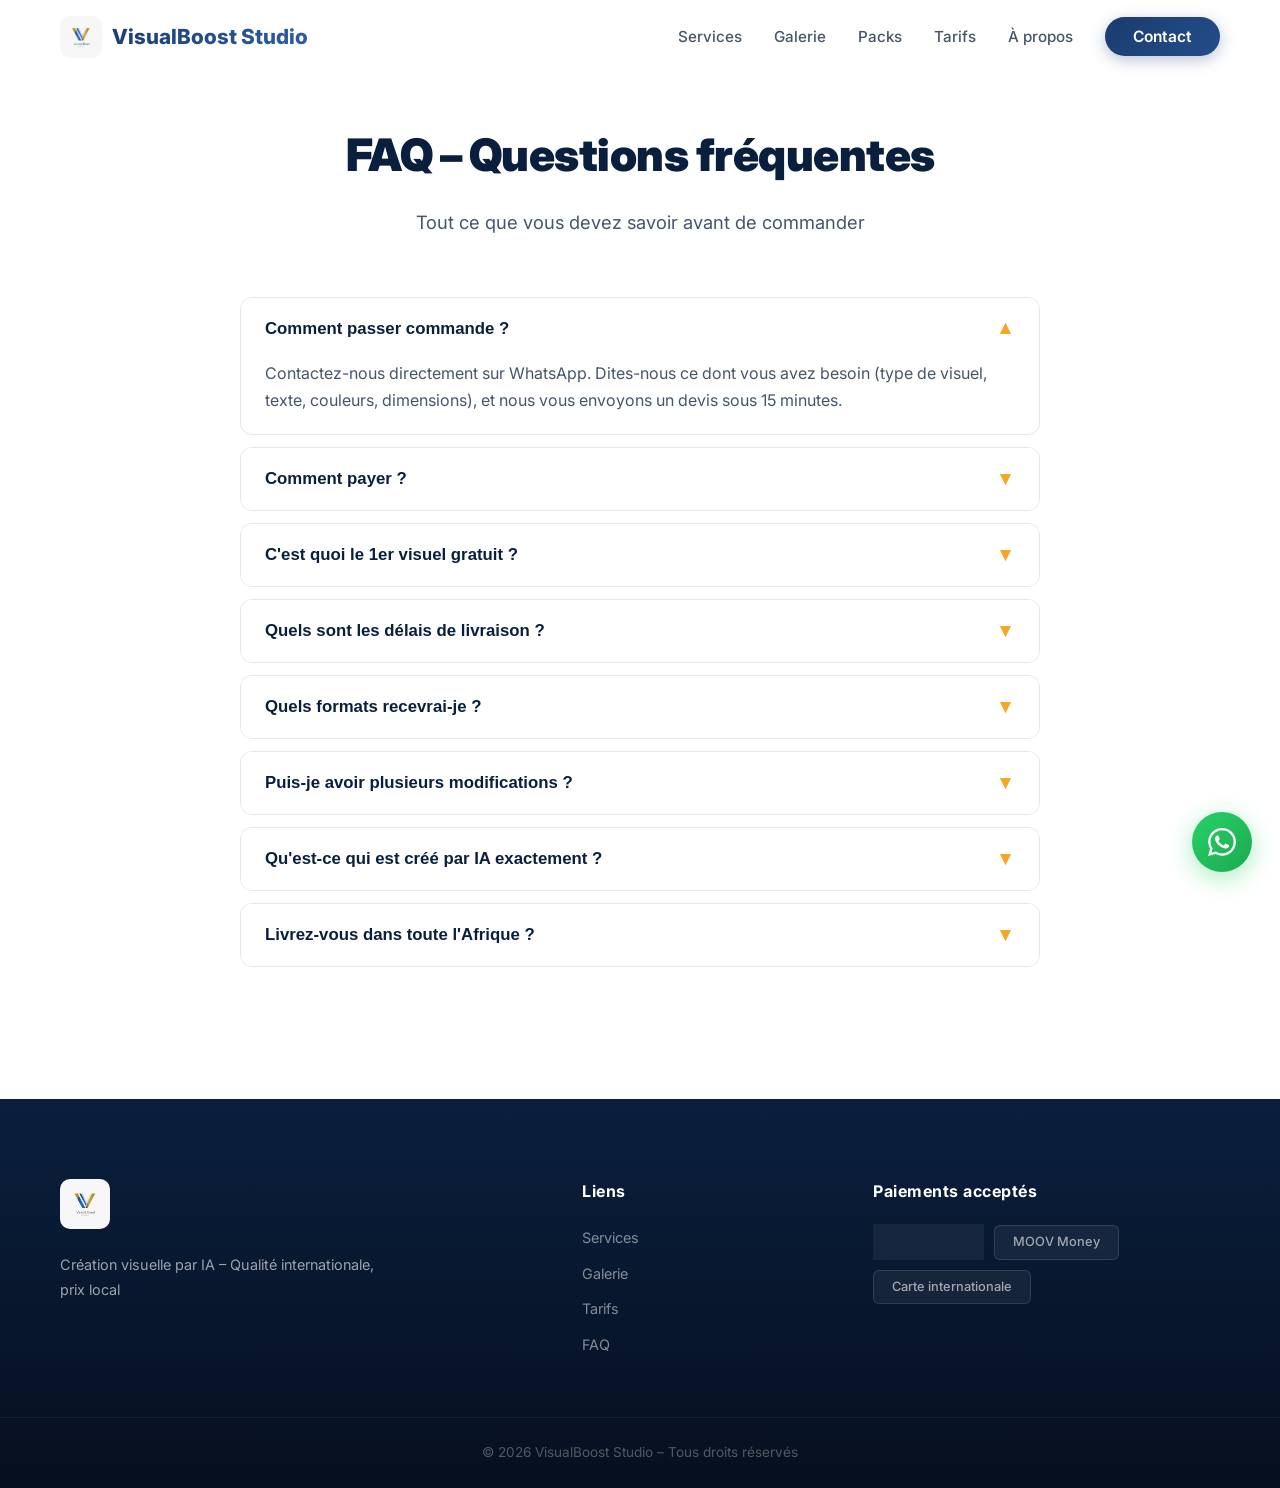
<file: docs/faq.html>
<!DOCTYPE html>
<html lang="fr">
<head>
  <meta charset="UTF-8">
  <meta name="viewport" content="width=device-width, initial-scale=1.0">
  <title>FAQ – VisualBoost Studio</title>
  <meta name="description" content="Questions fréquentes sur VisualBoost Studio : paiement, livraison, formats, Mobile Money.">
  <link rel="manifest" href="manifest.json">
  <meta name="theme-color" content="#0a1f3d">
  <meta name="apple-mobile-web-app-capable" content="yes">
  <meta name="apple-mobile-web-app-title" content="VisualBoost">
  <link rel="apple-touch-icon" href="images/logo.png">
  <link rel="stylesheet" href="css/style.css">
  <link href="https://fonts.googleapis.com/css2?family=Inter:wght@400;500;600;700;800;900&display=swap" rel="stylesheet">
  <style>
    .faq-list { max-width: 800px; margin: 40px auto 0; }
    .faq-item { border: 1px solid var(--gray-200); border-radius: var(--radius); margin-bottom: 12px; overflow: hidden; }
    .faq-question { width: 100%; padding: 20px 24px; background: var(--white); border: none; text-align: left; font-size: 1.05rem; font-weight: 600; color: var(--blue-900); cursor: pointer; display: flex; justify-content: space-between; align-items: center; transition: background 0.2s; }
    .faq-question:hover { background: var(--gray-50); }
    .faq-question .arrow { font-size: 1.2rem; transition: transform 0.3s; color: var(--gold-500); }
    .faq-item.active .faq-question .arrow { transform: rotate(180deg); }
    .faq-answer { max-height: 0; overflow: hidden; transition: max-height 0.3s ease, padding 0.3s ease; padding: 0 24px; color: var(--gray-600); line-height: 1.7; }
    .faq-item.active .faq-answer { max-height: 300px; padding: 0 24px 20px; }
  </style>
</head>
<body>

  <nav class="navbar">
    <div class="container nav-container">
      <a href="index.html" class="logo">
        <img src="images/logo.png" alt="VisualBoost Studio" class="logo-img" loading="lazy">
        <span class="logo-text">VisualBoost Studio</span>
      </a>
      <button class="menu-toggle" aria-label="Menu">
        <span></span><span></span><span></span>
      </button>
      <ul class="nav-links">
        <li><a href="index.html#services">Services</a></li>
        <li><a href="index.html#gallery">Galerie</a></li>
        <li><a href="packs.html">Packs</a></li>
        <li><a href="index.html#pricing">Tarifs</a></li>
        <li><a href="index.html#about">À propos</a></li>
        <li><a href="index.html#contact" class="btn-nav">Contact</a></li>
      </ul>
    </div>
  </nav>

  <section class="section" style="padding-top: 120px;">
    <div class="container">
      <h1 class="section-title">FAQ – Questions fréquentes</h1>
      <p class="section-desc">Tout ce que vous devez savoir avant de commander</p>

      <div class="faq-list">
        <div class="faq-item active">
          <button class="faq-question">
            Comment passer commande ?
            <span class="arrow">▼</span>
          </button>
          <div class="faq-answer">
            Contactez-nous directement sur WhatsApp. Dites-nous ce dont vous avez besoin (type de visuel, texte, couleurs, dimensions), et nous vous envoyons un devis sous 15 minutes.
          </div>
        </div>

        <div class="faq-item">
          <button class="faq-question">
            Comment payer ?
            <span class="arrow">▼</span>
          </button>
          <div class="faq-answer">
            Nous acceptons MTN MoMo, MOOV Money et Carte internationale. Le paiement se fait avant livraison pour les nouveaux clients, ou après livraison si vous avez déjà commandé chez nous. Pas de carte bancaire nécessaire.
          </div>
        </div>

        <div class="faq-item">
          <button class="faq-question">
            C'est quoi le 1er visuel gratuit ?
            <span class="arrow">▼</span>
          </button>
          <div class="faq-answer">
            Vous nous contactez sur WhatsApp, vous nous dites quel type de visuel vous voulez (flyer, logo, bannière), et nous vous le créons gratuitement. Si vous êtes satisfait, vous pouvez commander les suivants. Aucune obligation, aucune carte bancaire.
          </div>
        </div>

        <div class="faq-item">
          <button class="faq-question">
            Quels sont les délais de livraison ?
            <span class="arrow">▼</span>
          </button>
          <div class="faq-answer">
            Livraison sous 24h maximum. La plupart des visuels sont livrés en 2 à 6 heures. Les packs complets peuvent prendre jusqu'à 48h.
          </div>
        </div>

        <div class="faq-item">
          <button class="faq-question">
            Quels formats recevrai-je ?
            <span class="arrow">▼</span>
          </button>
          <div class="faq-answer">
            Vous recevez votre création au format PNG ou JPG en haute résolution (1920x1920 ou taille personnalisée selon vos besoins). Pour les logos, nous fournissons aussi un fond transparent.
          </div>
        </div>

        <div class="faq-item">
          <button class="faq-question">
            Puis-je avoir plusieurs modifications ?
            <span class="arrow">▼</span>
          </button>
          <div class="faq-answer">
            Oui, 2 modifications gratuites sont incluses par commande. Au-delà, des frais supplémentaires peuvent s'appliquer.
          </div>
        </div>

        <div class="faq-item">
          <button class="faq-question">
            Qu'est-ce qui est créé par IA exactement ?
            <span class="arrow">▼</span>
          </button>
          <div class="faq-answer">
            Nous utilisons des IA de pointe (Gemini, Veo 3, Stable Diffusion) pour créer vos visuels. Chaque création est supervisée et ajustée pour garantir un résultat professionnel et adapté à vos besoins.
          </div>
        </div>

        <div class="faq-item">
          <button class="faq-question">
            Livrez-vous dans toute l'Afrique ?
            <span class="arrow">▼</span>
          </button>
          <div class="faq-answer">
            Oui ! Nous servons des clients dans 12 pays africains. La livraison est 100% digitale par WhatsApp, donc vous pouvez commander de n'importe où.
          </div>
        </div>
      </div>
    </div>
  </section>

  <footer class="footer">
    <div class="container footer-container">
      <div class="footer-brand">
        <img src="images/logo.png" alt="VisualBoost Studio" class="footer-logo" loading="lazy">
        <p>Création visuelle par IA – Qualité internationale, prix local</p>
      </div>
      <div class="footer-links">
        <h4>Liens</h4>
        <ul>
          <li><a href="index.html#services">Services</a></li>
          <li><a href="index.html#gallery">Galerie</a></li>
          <li><a href="index.html#pricing">Tarifs</a></li>
          <li><a href="faq.html">FAQ</a></li>
        </ul>
      </div>
      <div class="footer-payments">
        <h4>Paiements acceptés</h4>
        <div class="payment-icons">
          <span class="payment-badge">MTN MoMo</span>
          <span class="payment-badge">MOOV Money</span>
          <span class="payment-badge">Carte internationale</span>
        </div>
      </div>
    </div>
    <div class="footer-bottom">
      <div class="container">
        <p>&copy; 2026 VisualBoost Studio – Tous droits réservés</p>
      </div>
    </div>
  </footer>

  <a href="https://wa.me/2290164285172?text=Bonjour%20VisualBoost%20Studio%20%F0%9F%91%8B" class="whatsapp-float" target="_blank" aria-label="WhatsApp">
    <svg viewBox="0 0 24 24" width="28" height="28" fill="white">
      <path d="M17.472 14.382c-.297-.149-1.758-.867-2.03-.967-.273-.099-.471-.148-.67.15-.197.297-.767.966-.94 1.164-.173.199-.347.223-.644.075-.297-.15-1.255-.463-2.39-1.475-.883-.788-1.48-1.761-1.653-2.059-.173-.297-.018-.458.13-.606.134-.133.298-.347.446-.52.149-.174.198-.298.298-.497.099-.198.05-.371-.025-.52-.075-.149-.669-1.612-.916-2.207-.242-.579-.487-.5-.669-.51-.173-.008-.371-.01-.57-.01-.198 0-.52.074-.792.372-.272.297-1.04 1.016-1.04 2.479 0 1.462 1.065 2.875 1.213 3.074.149.198 2.096 3.2 5.077 4.487.709.306 1.262.489 1.694.625.712.227 1.36.195 1.871.118.571-.085 1.758-.719 2.006-1.413.248-.694.248-1.289.173-1.413-.074-.124-.272-.198-.57-.347m-5.421 7.403h-.004a9.87 9.87 0 01-5.031-1.378l-.361-.214-3.741.982.998-3.648-.235-.374a9.86 9.86 0 01-1.51-5.26c.001-5.45 4.436-9.884 9.888-9.884 2.64 0 5.122 1.03 6.988 2.898a9.825 9.825 0 012.893 6.994c-.003 5.45-4.437 9.884-9.885 9.884m8.413-18.297A11.815 11.815 0 0012.05 0C5.495 0 .16 5.335.157 11.892c0 2.096.547 4.142 1.588 5.945L.057 24l6.305-1.654a11.882 11.882 0 005.683 1.448h.005c6.554 0 11.89-5.335 11.893-11.893a11.821 11.821 0 00-3.48-8.413z"/>
    </svg>
  </a>

  <script src="js/script.js"></script>
  <script>
    if ('serviceWorker' in navigator) {
      navigator.serviceWorker.register('sw.js')
        .catch(() => {})
    }
  </script>
</body>
</html>
</file>
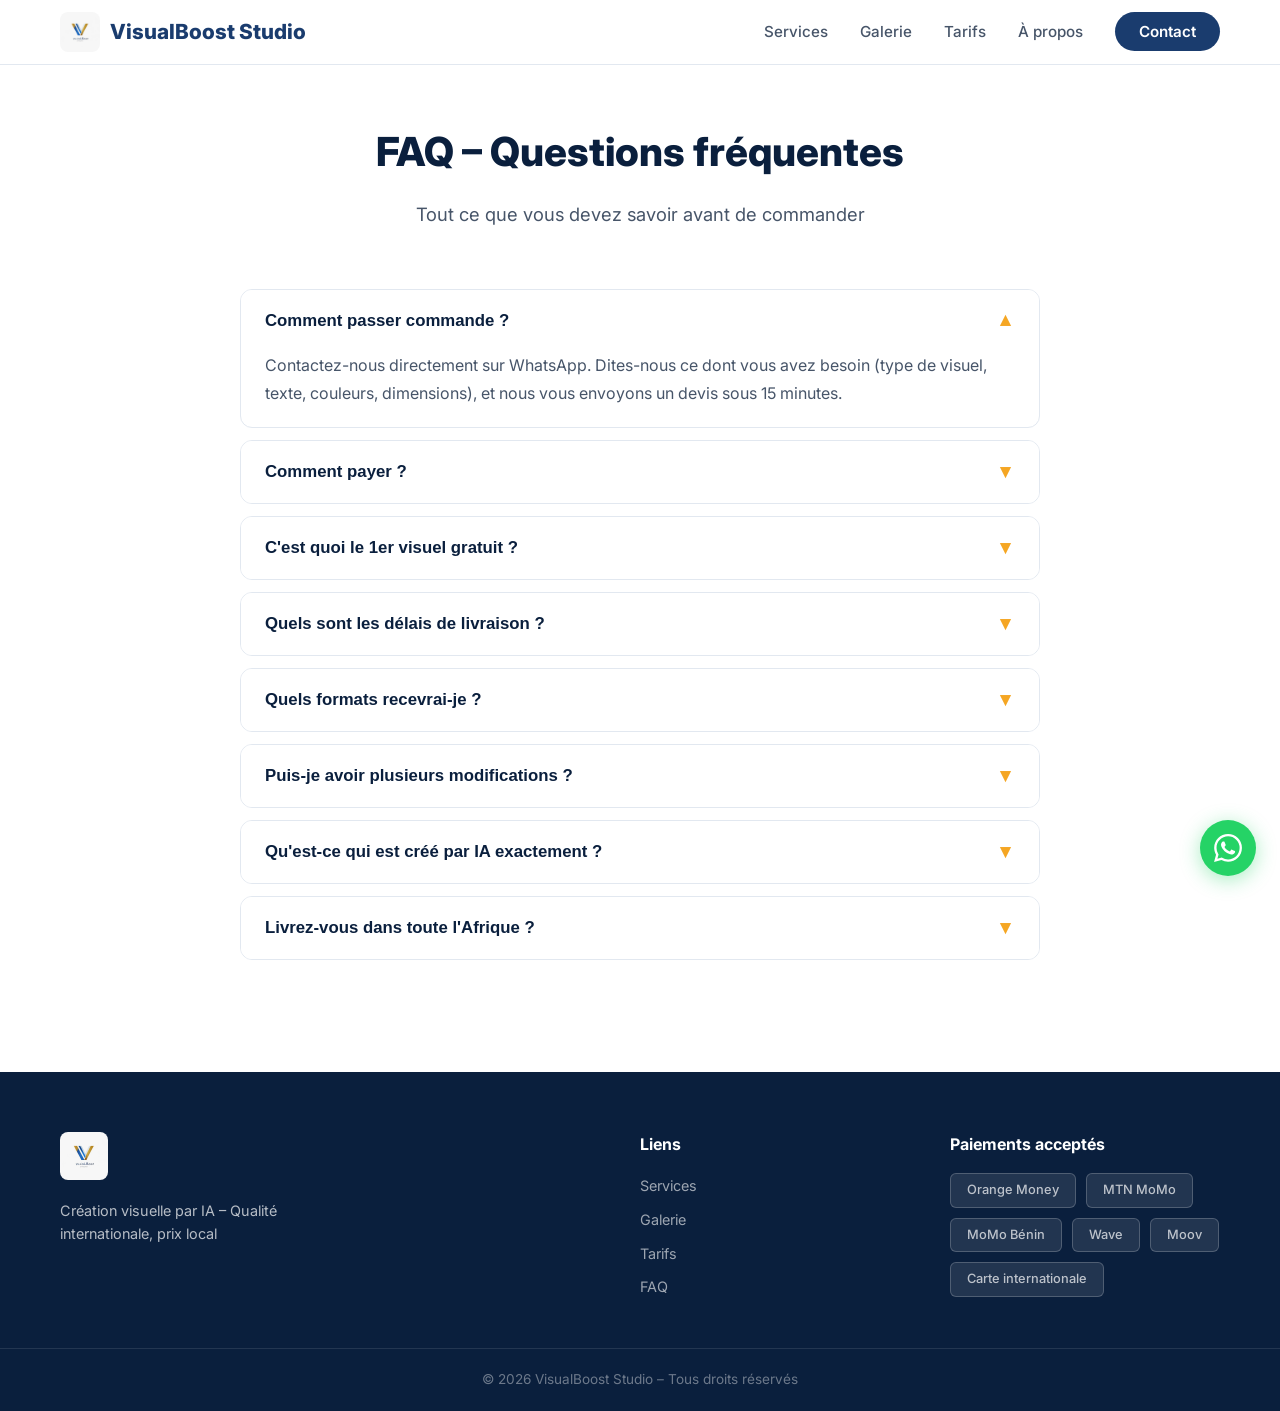
<file: site/faq.html>
<!DOCTYPE html>
<html lang="fr">
<head>
  <meta charset="UTF-8">
  <meta name="viewport" content="width=device-width, initial-scale=1.0">
  <title>FAQ – VisualBoost Studio</title>
  <meta name="description" content="Questions fréquentes sur VisualBoost Studio : paiement, livraison, formats, Mobile Money.">
  <link rel="stylesheet" href="css/style.css">
  <link href="https://fonts.googleapis.com/css2?family=Inter:wght@400;500;600;700;800;900&display=swap" rel="stylesheet">
  <style>
    .faq-list { max-width: 800px; margin: 40px auto 0; }
    .faq-item { border: 1px solid var(--gray-200); border-radius: var(--radius); margin-bottom: 12px; overflow: hidden; }
    .faq-question { width: 100%; padding: 20px 24px; background: var(--white); border: none; text-align: left; font-size: 1.05rem; font-weight: 600; color: var(--blue-900); cursor: pointer; display: flex; justify-content: space-between; align-items: center; transition: background 0.2s; }
    .faq-question:hover { background: var(--gray-50); }
    .faq-question .arrow { font-size: 1.2rem; transition: transform 0.3s; color: var(--gold-500); }
    .faq-item.active .faq-question .arrow { transform: rotate(180deg); }
    .faq-answer { max-height: 0; overflow: hidden; transition: max-height 0.3s ease, padding 0.3s ease; padding: 0 24px; color: var(--gray-600); line-height: 1.7; }
    .faq-item.active .faq-answer { max-height: 300px; padding: 0 24px 20px; }
  </style>
</head>
<body>

  <nav class="navbar">
    <div class="container nav-container">
      <a href="index.html" class="logo">
        <img src="images/logo.png" alt="VisualBoost Studio" class="logo-img" loading="lazy">
        <span class="logo-text">VisualBoost Studio</span>
      </a>
      <button class="menu-toggle" aria-label="Menu">
        <span></span><span></span><span></span>
      </button>
      <ul class="nav-links">
        <li><a href="index.html#services">Services</a></li>
        <li><a href="index.html#gallery">Galerie</a></li>
        <li><a href="index.html#pricing">Tarifs</a></li>
        <li><a href="index.html#about">À propos</a></li>
        <li><a href="index.html#contact" class="btn-nav">Contact</a></li>
      </ul>
    </div>
  </nav>

  <section class="section" style="padding-top: 120px;">
    <div class="container">
      <h1 class="section-title">FAQ – Questions fréquentes</h1>
      <p class="section-desc">Tout ce que vous devez savoir avant de commander</p>

      <div class="faq-list">
        <div class="faq-item active">
          <button class="faq-question">
            Comment passer commande ?
            <span class="arrow">▼</span>
          </button>
          <div class="faq-answer">
            Contactez-nous directement sur WhatsApp. Dites-nous ce dont vous avez besoin (type de visuel, texte, couleurs, dimensions), et nous vous envoyons un devis sous 15 minutes.
          </div>
        </div>

        <div class="faq-item">
          <button class="faq-question">
            Comment payer ?
            <span class="arrow">▼</span>
          </button>
          <div class="faq-answer">
            Nous acceptons Orange Money, MTN Mobile Money, Wave et Moov. Le paiement se fait avant livraison pour les nouveaux clients, ou après livraison si vous avez déjà commandé chez nous. Pas de carte bancaire nécessaire.
          </div>
        </div>

        <div class="faq-item">
          <button class="faq-question">
            C'est quoi le 1er visuel gratuit ?
            <span class="arrow">▼</span>
          </button>
          <div class="faq-answer">
            Vous nous contactez sur WhatsApp, vous nous dites quel type de visuel vous voulez (flyer, logo, bannière), et nous vous le créons gratuitement. Si vous êtes satisfait, vous pouvez commander les suivants. Aucune obligation, aucune carte bancaire.
          </div>
        </div>

        <div class="faq-item">
          <button class="faq-question">
            Quels sont les délais de livraison ?
            <span class="arrow">▼</span>
          </button>
          <div class="faq-answer">
            Livraison sous 24h maximum. La plupart des visuels sont livrés en 2 à 6 heures. Les packs complets peuvent prendre jusqu'à 48h.
          </div>
        </div>

        <div class="faq-item">
          <button class="faq-question">
            Quels formats recevrai-je ?
            <span class="arrow">▼</span>
          </button>
          <div class="faq-answer">
            Vous recevez votre création au format PNG ou JPG en haute résolution (1920x1920 ou taille personnalisée selon vos besoins). Pour les logos, nous fournissons aussi un fond transparent.
          </div>
        </div>

        <div class="faq-item">
          <button class="faq-question">
            Puis-je avoir plusieurs modifications ?
            <span class="arrow">▼</span>
          </button>
          <div class="faq-answer">
            Oui, 2 modifications gratuites sont incluses par commande. Au-delà, des frais supplémentaires peuvent s'appliquer.
          </div>
        </div>

        <div class="faq-item">
          <button class="faq-question">
            Qu'est-ce qui est créé par IA exactement ?
            <span class="arrow">▼</span>
          </button>
          <div class="faq-answer">
            Nous utilisons des IA de pointe (Gemini, Veo 3, Stable Diffusion) pour créer vos visuels. Chaque création est supervisée et ajustée pour garantir un résultat professionnel et adapté à vos besoins.
          </div>
        </div>

        <div class="faq-item">
          <button class="faq-question">
            Livrez-vous dans toute l'Afrique ?
            <span class="arrow">▼</span>
          </button>
          <div class="faq-answer">
            Oui ! Nous servons des clients dans 12 pays africains. La livraison est 100% digitale par WhatsApp, donc vous pouvez commander de n'importe où.
          </div>
        </div>
      </div>
    </div>
  </section>

  <footer class="footer">
    <div class="container footer-container">
      <div class="footer-brand">
        <img src="images/logo.png" alt="VisualBoost Studio" class="footer-logo" loading="lazy">
        <p>Création visuelle par IA – Qualité internationale, prix local</p>
      </div>
      <div class="footer-links">
        <h4>Liens</h4>
        <ul>
          <li><a href="index.html#services">Services</a></li>
          <li><a href="index.html#gallery">Galerie</a></li>
          <li><a href="index.html#pricing">Tarifs</a></li>
          <li><a href="faq.html">FAQ</a></li>
        </ul>
      </div>
      <div class="footer-payments">
        <h4>Paiements acceptés</h4>
        <div class="payment-icons">
          <span class="payment-badge">Orange Money</span>
          <span class="payment-badge">MTN MoMo</span>
          <span class="payment-badge">MoMo Bénin</span>
          <span class="payment-badge">Wave</span>
          <span class="payment-badge">Moov</span>
          <span class="payment-badge">Carte internationale</span>
        </div>
      </div>
    </div>
    <div class="footer-bottom">
      <div class="container">
        <p>&copy; 2026 VisualBoost Studio – Tous droits réservés</p>
      </div>
    </div>
  </footer>

  <a href="https://wa.me/2290164285172?text=Bonjour%20VisualBoost%20Studio%20%F0%9F%91%8B" class="whatsapp-float" target="_blank" aria-label="WhatsApp">
    <svg viewBox="0 0 24 24" width="28" height="28" fill="white">
      <path d="M17.472 14.382c-.297-.149-1.758-.867-2.03-.967-.273-.099-.471-.148-.67.15-.197.297-.767.966-.94 1.164-.173.199-.347.223-.644.075-.297-.15-1.255-.463-2.39-1.475-.883-.788-1.48-1.761-1.653-2.059-.173-.297-.018-.458.13-.606.134-.133.298-.347.446-.52.149-.174.198-.298.298-.497.099-.198.05-.371-.025-.52-.075-.149-.669-1.612-.916-2.207-.242-.579-.487-.5-.669-.51-.173-.008-.371-.01-.57-.01-.198 0-.52.074-.792.372-.272.297-1.04 1.016-1.04 2.479 0 1.462 1.065 2.875 1.213 3.074.149.198 2.096 3.2 5.077 4.487.709.306 1.262.489 1.694.625.712.227 1.36.195 1.871.118.571-.085 1.758-.719 2.006-1.413.248-.694.248-1.289.173-1.413-.074-.124-.272-.198-.57-.347m-5.421 7.403h-.004a9.87 9.87 0 01-5.031-1.378l-.361-.214-3.741.982.998-3.648-.235-.374a9.86 9.86 0 01-1.51-5.26c.001-5.45 4.436-9.884 9.888-9.884 2.64 0 5.122 1.03 6.988 2.898a9.825 9.825 0 012.893 6.994c-.003 5.45-4.437 9.884-9.885 9.884m8.413-18.297A11.815 11.815 0 0012.05 0C5.495 0 .16 5.335.157 11.892c0 2.096.547 4.142 1.588 5.945L.057 24l6.305-1.654a11.882 11.882 0 005.683 1.448h.005c6.554 0 11.89-5.335 11.893-11.893a11.821 11.821 0 00-3.48-8.413z"/>
    </svg>
  </a>

  <script src="js/main.js"></script>
</body>
</html>
</file>
<file: docs/css/style.css>
:root {
  --blue-900: #0a1f3d;
  --blue-800: #0f2b52;
  --blue-700: #1a3c6e;
  --blue-600: #234d8a;
  --blue-500: #2d5fa6;
  --blue-100: #e0ebf9;
  --gold-500: #f5a623;
  --gold-400: #f7b94e;
  --gold-300: #f9cb79;
  --gold-100: #fef4e0;
  --white: #ffffff;
  --gray-50: #f8fafc;
  --gray-100: #f1f5f9;
  --gray-200: #e2e8f0;
  --gray-400: #94a3b8;
  --gray-600: #475569;
  --gray-800: #1e293b;
  --gray-900: #0f172a;
  --shadow-sm: 0 1px 3px rgba(0,0,0,0.1);
  --shadow-md: 0 4px 20px rgba(0,0,0,0.08);
  --shadow-lg: 0 10px 40px rgba(0,0,0,0.12);
  --shadow-xl: 0 20px 60px rgba(0,0,0,0.15);
  --radius: 12px;
  --radius-lg: 20px;
  --transition: 0.4s cubic-bezier(0.25, 0.46, 0.45, 0.94);
}

*, *::before, *::after { margin: 0; padding: 0; box-sizing: border-box; }

html { scroll-behavior: smooth; }

body {
  font-family: 'Inter', -apple-system, sans-serif;
  color: var(--gray-800);
  background: var(--white);
  line-height: 1.6;
  overflow-x: hidden;
}

.container {
  max-width: 1200px;
  margin: 0 auto;
  padding: 0 20px;
}

.section {
  padding: 120px 0;
  position: relative;
}

.section-title {
  font-size: 2.8rem;
  font-weight: 900;
  text-align: center;
  margin-bottom: 16px;
  color: var(--blue-900);
  letter-spacing: -0.5px;
}

.section-desc {
  text-align: center;
  color: var(--gray-600);
  font-size: 1.15rem;
  margin-bottom: 60px;
  max-width: 600px;
  margin-left: auto;
  margin-right: auto;
}

.highlight {
  background: linear-gradient(135deg, var(--gold-500), #ffd700);
  -webkit-background-clip: text;
  -webkit-text-fill-color: transparent;
  background-clip: text;
}

.btn {
  display: inline-flex;
  align-items: center;
  gap: 8px;
  padding: 16px 36px;
  border-radius: 50px;
  font-weight: 600;
  font-size: 1rem;
  text-decoration: none;
  transition: var(--transition);
  border: 2px solid transparent;
  cursor: pointer;
  position: relative;
  overflow: hidden;
}

.btn::after {
  content: '';
  position: absolute;
  inset: 0;
  background: rgba(255,255,255,0.2);
  transform: translateX(-100%) skewX(-15deg);
  transition: 0.6s;
}

.btn:hover::after { transform: translateX(100%) skewX(-15deg); }

.btn-primary {
  background: linear-gradient(135deg, var(--gold-500), #e89314);
  color: var(--blue-900);
  border-color: transparent;
  box-shadow: 0 4px 15px rgba(245, 166, 35, 0.3);
}

.btn-primary:hover {
  transform: translateY(-3px) scale(1.02);
  box-shadow: 0 8px 30px rgba(245, 166, 35, 0.45);
}

.btn-secondary {
  background: transparent;
  color: var(--white);
  border-color: rgba(255,255,255,0.4);
  backdrop-filter: blur(4px);
}

.btn-secondary:hover {
  background: rgba(255,255,255,0.1);
  border-color: var(--white);
  transform: translateY(-3px);
}

.btn-large { padding: 20px 48px; font-size: 1.15rem; }

::selection { background: var(--gold-500); color: var(--blue-900); }

/* Floating particles */
.particles {
  position: absolute;
  inset: 0;
  overflow: hidden;
  pointer-events: none;
  z-index: 0;
}

.particle {
  position: absolute;
  width: 6px;
  height: 6px;
  background: rgba(245,166,35,0.3);
  border-radius: 50%;
  animation: float 6s infinite ease-in-out;
}

@keyframes float {
  0%, 100% { transform: translateY(0) scale(1); opacity: 0; }
  50% { opacity: 1; }
  100% { transform: translateY(-100px) scale(0); opacity: 0; }
}

/* Navbar */
.navbar {
  position: fixed;
  top: 0;
  left: 0;
  right: 0;
  z-index: 1000;
  background: rgba(255,255,255,0.8);
  backdrop-filter: blur(20px) saturate(180%);
  border-bottom: 1px solid transparent;
  padding: 16px 0;
  transition: var(--transition);
}

.navbar.scrolled {
  background: rgba(255,255,255,0.95);
  border-bottom: 1px solid var(--gray-200);
  padding: 10px 0;
  box-shadow: 0 4px 30px rgba(0,0,0,0.05);
}

.nav-container {
  display: flex;
  align-items: center;
  justify-content: space-between;
}

.logo {
  display: flex;
  align-items: center;
  gap: 10px;
  text-decoration: none;
}

.logo-img {
  width: 42px;
  height: 42px;
  border-radius: 10px;
  object-fit: cover;
  transition: var(--transition);
}

.logo:hover .logo-img { transform: rotate(-5deg) scale(1.05); }

.logo-text {
  font-weight: 800;
  font-size: 1.3rem;
  background: linear-gradient(135deg, var(--blue-700), var(--blue-500));
  -webkit-background-clip: text;
  -webkit-text-fill-color: transparent;
  background-clip: text;
}

.nav-links {
  display: flex;
  align-items: center;
  gap: 32px;
  list-style: none;
}

.nav-links a {
  text-decoration: none;
  color: var(--gray-600);
  font-weight: 500;
  font-size: 0.95rem;
  transition: var(--transition);
  position: relative;
}

.nav-links a::after {
  content: '';
  position: absolute;
  bottom: -4px;
  left: 0;
  width: 0;
  height: 2px;
  background: var(--gold-500);
  transition: width 0.3s;
}

.nav-links a:hover::after { width: 100%; }
.nav-links a:hover { color: var(--blue-700); }

.btn-nav {
  background: linear-gradient(135deg, var(--blue-700), var(--blue-600));
  color: var(--white) !important;
  padding: 10px 28px;
  border-radius: 50px;
  font-weight: 600 !important;
  box-shadow: 0 4px 15px rgba(26,60,110,0.3);
  transition: var(--transition) !important;
}

.btn-nav:hover {
  transform: translateY(-2px) !important;
  box-shadow: 0 6px 25px rgba(26,60,110,0.4) !important;
}

.btn-nav::after { display: none !important; }

.menu-toggle {
  display: none;
  flex-direction: column;
  gap: 5px;
  background: none;
  border: none;
  cursor: pointer;
  padding: 4px;
  z-index: 1001;
}

.menu-toggle span {
  width: 26px;
  height: 2.5px;
  background: var(--blue-900);
  border-radius: 4px;
  transition: 0.3s;
}

.menu-toggle.active span:nth-child(1) { transform: rotate(45deg) translate(5px, 5px); }
.menu-toggle.active span:nth-child(2) { opacity: 0; }
.menu-toggle.active span:nth-child(3) { transform: rotate(-45deg) translate(5px, -5px); }

/* Hero */
.hero {
  background: linear-gradient(135deg, #0a1f3d 0%, #1a3c6e 40%, #2d5fa6 100%);
  padding: 180px 0 120px;
  color: var(--white);
  text-align: center;
  position: relative;
  overflow: hidden;
  min-height: 100vh;
  display: flex;
  align-items: center;
}

.hero::before {
  content: '';
  position: absolute;
  top: -30%;
  right: -15%;
  width: 800px;
  height: 800px;
  background: radial-gradient(circle, rgba(245,166,35,0.08) 0%, transparent 70%);
  border-radius: 50%;
  animation: pulse 8s ease-in-out infinite;
}

.hero::after {
  content: '';
  position: absolute;
  bottom: -20%;
  left: -10%;
  width: 600px;
  height: 600px;
  background: radial-gradient(circle, rgba(255,255,255,0.03) 0%, transparent 70%);
  border-radius: 50%;
  animation: pulse 10s ease-in-out infinite reverse;
}

@keyframes pulse {
  0%, 100% { transform: scale(1); opacity: 0.5; }
  50% { transform: scale(1.1); opacity: 1; }
}

.hero-container { position: relative; z-index: 2; }

.hero-badge {
  display: inline-block;
  background: rgba(245,166,35,0.12);
  border: 1px solid rgba(245,166,35,0.25);
  color: var(--gold-300);
  padding: 10px 24px;
  border-radius: 50px;
  font-size: 0.9rem;
  font-weight: 500;
  margin-bottom: 32px;
  animation: fadeInDown 0.8s ease;
  backdrop-filter: blur(10px);
}

.hero-title {
  font-size: clamp(2.5rem, 6vw, 4.2rem);
  font-weight: 900;
  line-height: 1.1;
  margin-bottom: 24px;
  animation: fadeInUp 0.8s ease 0.2s both;
  letter-spacing: -1px;
}

.hero-sub {
  font-size: clamp(1.2rem, 2.5vw, 2rem);
  font-weight: 600;
  background: linear-gradient(135deg, var(--gold-300), #ffd700);
  -webkit-background-clip: text;
  -webkit-text-fill-color: transparent;
  background-clip: text;
  display: block;
  margin-top: 8px;
}

.hero-row {
  display: flex;
  align-items: center;
  justify-content: center;
  gap: 40px;
  flex-wrap: wrap;
}

.hero-text-col { flex: 1; min-width: 300px; }

.hero-img-col { flex-shrink: 0; }

.hero-visual {
  width: 120px;
  height: 120px;
  display: block;
  border-radius: 50%;
  border: 3px solid rgba(255,255,255,0.25);
  box-shadow: 0 0 40px rgba(245,166,35,0.2), 0 0 80px rgba(245,166,35,0.08);
  object-fit: cover;
  object-position: 50% 25%;
  animation: floatHero 4s ease-in-out infinite;
}

@keyframes floatHero {
  0%, 100% { transform: translateY(0); }
  50% { transform: translateY(-12px); }
}

.hero-desc {
  font-size: clamp(1rem, 1.5vw, 1.2rem);
  color: rgba(255,255,255,0.7);
  max-width: 650px;
  margin: 0 auto 40px;
  line-height: 1.8;
  animation: fadeInUp 0.8s ease 0.4s both;
}

.hero-actions {
  display: flex;
  gap: 20px;
  justify-content: center;
  flex-wrap: wrap;
  margin-bottom: 60px;
  animation: fadeInUp 0.8s ease 0.6s both;
}

.hero-payments {
  display: flex;
  flex-direction: column;
  align-items: center;
  gap: 14px;
  opacity: 0.7;
  animation: fadeIn 1s ease 0.8s both;
}

.hero-payments span { font-size: 0.85rem; color: rgba(255,255,255,0.5); letter-spacing: 2px; text-transform: uppercase; }

.payment-icons { display: flex; gap: 10px; flex-wrap: wrap; justify-content: center; }

.payment-badge {
  background: rgba(255,255,255,0.06);
  border: 1px solid rgba(255,255,255,0.12);
  padding: 6px 18px;
  border-radius: 6px;
  font-size: 0.82rem;
  font-weight: 500;
  backdrop-filter: blur(4px);
  transition: var(--transition);
}

.payment-badge:hover {
  background: rgba(255,255,255,0.12);
  border-color: rgba(245,166,35,0.3);
  transform: translateY(-1px);
}

@keyframes fadeInUp {
  from { opacity: 0; transform: translateY(40px); }
  to { opacity: 1; transform: translateY(0); }
}

@keyframes fadeInDown {
  from { opacity: 0; transform: translateY(-20px); }
  to { opacity: 1; transform: translateY(0); }
}

@keyframes fadeIn {
  from { opacity: 0; }
  to { opacity: 1; }
}

@keyframes scaleIn {
  from { opacity: 0; transform: scale(0.9); }
  to { opacity: 1; transform: scale(1); }
}

/* Services */
.services { background: var(--gray-50); }

.services-grid {
  display: grid;
  grid-template-columns: repeat(auto-fit, minmax(320px, 1fr));
  gap: 28px;
}

.service-card {
  background: var(--white);
  border-radius: var(--radius-lg);
  padding: 40px 36px;
  box-shadow: var(--shadow-sm);
  border: 1px solid var(--gray-200);
  transition: var(--transition);
  position: relative;
  overflow: hidden;
}

.service-card::before {
  content: '';
  position: absolute;
  top: 0;
  left: 0;
  right: 0;
  height: 4px;
  background: linear-gradient(90deg, var(--blue-700), var(--gold-500));
  transform: scaleX(0);
  transform-origin: left;
  transition: transform 0.6s;
}

.service-card:hover::before { transform: scaleX(1); }

.service-card:hover {
  transform: translateY(-8px);
  box-shadow: var(--shadow-xl);
  border-color: transparent;
}

.service-card.popular {
  border-color: var(--gold-500);
  box-shadow: 0 8px 30px rgba(245,166,35,0.15);
}

.popular-badge {
  position: absolute;
  top: -12px;
  left: 50%;
  transform: translateX(-50%);
  background: linear-gradient(135deg, var(--gold-500), #e89314);
  color: var(--blue-900);
  padding: 6px 24px;
  border-radius: 50px;
  font-size: 0.82rem;
  font-weight: 700;
  white-space: nowrap;
  box-shadow: 0 4px 12px rgba(245,166,35,0.3);
}

.service-icon {
  font-size: 2.8rem;
  margin-bottom: 20px;
  display: inline-block;
  transition: var(--transition);
}

.service-card:hover .service-icon { transform: scale(1.15) rotate(-5deg); }

.service-card h3 {
  font-size: 1.25rem;
  font-weight: 700;
  margin-bottom: 12px;
  color: var(--blue-900);
}

.service-card p {
  color: var(--gray-600);
  font-size: 0.95rem;
  margin-bottom: 24px;
  line-height: 1.7;
}

.service-price {
  display: flex;
  align-items: center;
  gap: 10px;
  padding-top: 20px;
  border-top: 1px solid var(--gray-100);
}

.price-usd { font-size: 1.3rem; font-weight: 700; color: var(--gray-400); }
.price-sep { color: var(--gray-200); font-weight: 300; }
.price-fcfa { font-size: 1.5rem; font-weight: 800; color: var(--blue-700); }

/* Offer */
.offer {
  background: linear-gradient(135deg, var(--blue-800), #0a1f3d);
  color: var(--white);
  text-align: center;
  position: relative;
  overflow: hidden;
}

.offer::before {
  content: '';
  position: absolute;
  width: 500px;
  height: 500px;
  background: radial-gradient(circle, rgba(245,166,35,0.06) 0%, transparent 70%);
  top: -100px;
  right: -100px;
  border-radius: 50%;
  animation: pulse 8s ease-in-out infinite;
}

.offer-container { max-width: 750px; position: relative; z-index: 2; }

.offer-badge {
  display: inline-block;
  background: var(--gold-500);
  color: var(--blue-900);
  padding: 8px 24px;
  border-radius: 50px;
  font-weight: 700;
  font-size: 0.9rem;
  margin-bottom: 24px;
  animation: scaleIn 0.6s ease;
}

.offer-title { font-size: 3rem; font-weight: 900; margin-bottom: 20px; }
.offer-desc { font-size: 1.15rem; color: rgba(255,255,255,0.7); margin-bottom: 48px; line-height: 1.8; }

.offer-steps {
  display: flex;
  align-items: center;
  justify-content: center;
  gap: 24px;
  margin-bottom: 48px;
  flex-wrap: wrap;
}

.step {
  display: flex;
  flex-direction: column;
  align-items: center;
  gap: 12px;
  transition: var(--transition);
}

.step:hover { transform: translateY(-4px); }

.step-num {
  width: 52px;
  height: 52px;
  background: linear-gradient(135deg, var(--gold-500), #e89314);
  color: var(--blue-900);
  border-radius: 50%;
  display: flex;
  align-items: center;
  justify-content: center;
  font-weight: 800;
  font-size: 1.3rem;
  box-shadow: 0 4px 15px rgba(245,166,35,0.3);
  transition: var(--transition);
}

.step:hover .step-num { transform: scale(1.1); box-shadow: 0 6px 25px rgba(245,166,35,0.4); }

.step p { font-size: 0.95rem; color: rgba(255,255,255,0.6); max-width: 150px; text-align: center; }

.step-arrow { color: var(--gold-500); font-size: 1.8rem; font-weight: 300; opacity: 0.6; }

/* Offer images side by side */
.offer-images {
  display: flex;
  align-items: center;
  justify-content: center;
  gap: 20px;
  margin-bottom: 28px;
  flex-wrap: wrap;
}

.offer-visual,
.offer-thumb {
  width: 160px;
  height: 160px;
  border-radius: var(--radius-lg);
  box-shadow: 0 8px 30px rgba(0,0,0,0.2);
}

.offer-visual { object-fit: cover; animation: spinIn 1s ease both; }

.offer-thumb {
  object-fit: contain;
  background: rgba(255,255,255,0.05);
  border: 1px solid rgba(255,255,255,0.08);
}
.offer-thumb.clip-mixed { border-radius: 0 14px 14px 14px; }

@keyframes spinIn {
  0% { opacity: 0; transform: rotate(-15deg) scale(0.8); }
  100% { opacity: 1; transform: rotate(0deg) scale(1); }
}

.offer-thumb.clip-mixed {
  border-radius: 0 14px 14px 14px;
}

/* Contact thumb (gallery-8) */
.contact-thumb {
  max-width: 130px;
  border-radius: var(--radius);
  box-shadow: var(--shadow-md);
  display: inline-block;
  vertical-align: middle;
  margin-right: 8px;
}

/* Why visual */
.why-visual-wrapper {
  max-width: 180px;
  margin: -10px auto 24px;
  border-radius: var(--radius);
  box-shadow: var(--shadow-md);
}

.why-visual {
  width: 100%;
  display: block;
  transition: transform 0.5s;
  border-radius: var(--radius);
}

.why-visual-wrapper:hover .why-visual { transform: scale(1.05); }

/* About image */
.about-img-wrapper {
  border-radius: var(--radius-lg);
  overflow: hidden;
  box-shadow: var(--shadow-xl);
}

.about-img {
  width: 100%;
  display: block;
  transition: transform 0.6s;
}

.about-img-wrapper:hover .about-img { transform: scale(1.06); }

/* Why us */
.why { background: var(--white); }

.why-grid {
  display: grid;
  grid-template-columns: repeat(auto-fit, minmax(300px, 1fr));
  gap: 28px;
}

.why-item {
  padding: 36px 32px;
  border-radius: var(--radius-lg);
  background: var(--gray-50);
  border: 1px solid var(--gray-100);
  transition: var(--transition);
  position: relative;
  overflow: hidden;
}

.why-item::before {
  content: '';
  position: absolute;
  inset: 0;
  background: linear-gradient(135deg, var(--blue-700), var(--blue-500));
  opacity: 0;
  transition: var(--transition);
}

.why-item:hover::before { opacity: 1; }
.why-item:hover { transform: translateY(-6px); box-shadow: var(--shadow-xl); border-color: transparent; }

.why-item * { position: relative; z-index: 2; }
.why-item:hover * { color: var(--white) !important; }

.why-icon { font-size: 2rem; margin-bottom: 16px; display: inline-block; transition: var(--transition); }
.why-item:hover .why-icon { transform: scale(1.2); }

.why-item h3 { font-size: 1.15rem; font-weight: 700; color: var(--blue-900); margin-bottom: 10px; transition: color 0.3s; }
.why-item p { color: var(--gray-600); font-size: 0.95rem; line-height: 1.6; transition: color 0.3s; }

/* Gallery */
.gallery { background: var(--gray-50); }

.gallery-grid {
  display: grid;
  grid-template-columns: repeat(auto-fit, minmax(320px, 1fr));
  gap: 28px;
}

.gallery-item {
  border-radius: var(--radius-lg);
  overflow: hidden;
  box-shadow: var(--shadow-sm);
  transition: var(--transition);
  aspect-ratio: 1;
  position: relative;
  cursor: pointer;
}

.gallery-item::after {
  content: '🔍';
  position: absolute;
  inset: 0;
  background: rgba(10,31,61,0.5);
  display: flex;
  align-items: center;
  justify-content: center;
  font-size: 2rem;
  opacity: 0;
  transition: var(--transition);
}

.gallery-item:hover::after { opacity: 1; }

.gallery-item:hover {
  transform: scale(1.03);
  box-shadow: var(--shadow-xl);
}

.gallery-item img {
  width: 100%;
  height: 100%;
  object-fit: cover;
  display: block;
  transition: var(--transition);
}

.gallery-item:hover img { transform: scale(1.1); }

/* Pricing Table */
.pricing { background: var(--white); }

.pricing-table {
  overflow-x: auto;
  max-width: 850px;
  margin: 0 auto;
  border-radius: var(--radius-lg);
  box-shadow: var(--shadow-lg);
  border: 1px solid var(--gray-200);
  transition: var(--transition);
}

.pricing-table:hover { box-shadow: var(--shadow-xl); }

.pricing-table table { width: 100%; border-collapse: collapse; }

.pricing-table th {
  background: linear-gradient(135deg, var(--blue-700), var(--blue-600));
  color: var(--white);
  padding: 20px 28px;
  text-align: left;
  font-weight: 600;
  font-size: 0.95rem;
  letter-spacing: 0.5px;
}

.pricing-table th:first-child { border-radius: var(--radius-lg) 0 0 0; }
.pricing-table th:last-child { border-radius: 0 var(--radius-lg) 0 0; }

.pricing-table td {
  padding: 18px 28px;
  border-bottom: 1px solid var(--gray-100);
  font-size: 0.95rem;
  transition: var(--transition);
}

.pricing-table tr:last-child td { border-bottom: none; }
.pricing-table tr:hover td { background: var(--blue-100); }

.price-cell-usd { font-weight: 600; color: var(--gray-400); }
.price-cell-fcfa { font-weight: 700; color: var(--blue-700); font-size: 1.1rem; }

.pricing-note { text-align: center; margin-top: 28px; color: var(--gray-600); font-size: 0.95rem; }

/* About */
.about { background: var(--gray-50); }

.about-content {
  display: grid;
  grid-template-columns: 1fr 1fr;
  gap: 60px;
  align-items: center;
  max-width: 950px;
  margin: 0 auto;
}

.about-text p {
  margin-bottom: 20px;
  color: var(--gray-600);
  font-size: 1.05rem;
  line-height: 1.9;
}

.about-text strong { color: var(--blue-700); }

.about-stats {
  display: flex;
  gap: 20px;
  justify-content: center;
}

.stat {
  text-align: center;
  padding: 36px 24px;
  background: var(--white);
  border-radius: var(--radius-lg);
  box-shadow: var(--shadow-sm);
  flex: 1;
  transition: var(--transition);
  border: 1px solid var(--gray-100);
}

.stat:hover {
  transform: translateY(-4px);
  box-shadow: var(--shadow-lg);
  border-color: var(--gold-300);
}

.stat-num {
  display: block;
  font-size: 2.2rem;
  font-weight: 900;
  background: linear-gradient(135deg, var(--gold-500), #e89314);
  -webkit-background-clip: text;
  -webkit-text-fill-color: transparent;
  background-clip: text;
  margin-bottom: 8px;
}

.stat-label { font-size: 0.88rem; color: var(--gray-600); font-weight: 500; }

/* Contact */
.contact { background: var(--white); }

.contact-buttons {
  display: flex;
  gap: 20px;
  justify-content: center;
  flex-wrap: wrap;
  margin-bottom: 48px;
}

.contact-info { text-align: center; color: var(--gray-600); }
.contact-info p { margin-bottom: 10px; font-size: 1rem; }

/* Footer */
.footer {
  background: linear-gradient(180deg, var(--blue-900), #060f1f);
  color: rgba(255,255,255,0.6);
  padding: 80px 0 0;
  position: relative;
}

.footer-container {
  display: grid;
  grid-template-columns: 2fr 1fr 1.5fr;
  gap: 60px;
  padding-bottom: 50px;
}

.footer-logo {
  width: 50px;
  height: 50px;
  border-radius: 10px;
  margin-bottom: 16px;
  object-fit: cover;
}

.footer-brand p { font-size: 0.9rem; max-width: 320px; line-height: 1.7; }

.footer-links h4, .footer-payments h4 {
  color: var(--white);
  font-size: 1rem;
  font-weight: 700;
  margin-bottom: 20px;
  letter-spacing: 0.5px;
}

.footer-links ul { list-style: none; }
.footer-links li { margin-bottom: 10px; }

.footer-links a {
  color: rgba(255,255,255,0.5);
  text-decoration: none;
  font-size: 0.9rem;
  transition: var(--transition);
  position: relative;
  padding-left: 0;
}

.footer-links a:hover {
  color: var(--gold-400);
  padding-left: 6px;
}

.footer-payments .payment-icons { justify-content: flex-start; }
.footer-payments .payment-badge { font-size: 0.8rem; }

.footer-bottom {
  border-top: 1px solid rgba(255,255,255,0.06);
  padding: 24px 0;
  text-align: center;
  font-size: 0.85rem;
  color: rgba(255,255,255,0.3);
}

/* WhatsApp Float */
.whatsapp-float {
  position: fixed;
  bottom: 28px;
  right: 28px;
  width: 60px;
  height: 60px;
  background: linear-gradient(135deg, #25D366, #1da851);
  border-radius: 50%;
  display: flex;
  align-items: center;
  justify-content: center;
  box-shadow: 0 6px 25px rgba(37, 211, 102, 0.4);
  z-index: 999;
  transition: var(--transition);
  text-decoration: none;
  animation: pulse-whatsapp 2s infinite;
}

@keyframes pulse-whatsapp {
  0% { box-shadow: 0 6px 25px rgba(37, 211, 102, 0.4); }
  50% { box-shadow: 0 6px 35px rgba(37, 211, 102, 0.6); }
  100% { box-shadow: 0 6px 25px rgba(37, 211, 102, 0.4); }
}

.whatsapp-float:hover {
  transform: scale(1.12);
  box-shadow: 0 8px 40px rgba(37, 211, 102, 0.5);
}

/* Scroll reveal */
.reveal {
  opacity: 0;
  transform: translateY(60px);
  transition: opacity 0.8s ease, transform 0.8s ease;
}

.reveal.visible {
  opacity: 1;
  transform: translateY(0);
}

.reveal-left {
  opacity: 0;
  transform: translateX(-60px);
  transition: opacity 0.8s ease, transform 0.8s ease;
}
.reveal-left.visible { opacity: 1; transform: translateX(0); }

.reveal-right {
  opacity: 0;
  transform: translateX(60px);
  transition: opacity 0.8s ease, transform 0.8s ease;
}
.reveal-right.visible { opacity: 1; transform: translateX(0); }

.reveal-scale {
  opacity: 0;
  transform: scale(0.7);
  transition: opacity 0.8s ease, transform 0.8s ease;
}
.reveal-scale.visible { opacity: 1; transform: scale(1); }

.reveal-delay-1 { transition-delay: 0.1s; }
.reveal-delay-2 { transition-delay: 0.2s; }
.reveal-delay-3 { transition-delay: 0.3s; }
.reveal-delay-4 { transition-delay: 0.4s; }
.reveal-delay-5 { transition-delay: 0.5s; }
.reveal-delay-6 { transition-delay: 0.6s; }
.reveal-delay-7 { transition-delay: 0.7s; }
.reveal-delay-8 { transition-delay: 0.8s; }

/* Desktop animations */
@media (min-width: 769px) {
  .service-card:nth-child(1) { transition-delay: 0s; }
  .service-card:nth-child(2) { transition-delay: 0.05s; }
  .service-card:nth-child(3) { transition-delay: 0.1s; }
  .service-card:nth-child(4) { transition-delay: 0.15s; }
  .service-card:nth-child(5) { transition-delay: 0.2s; }
  .service-card:nth-child(6) { transition-delay: 0.25s; }
}

/* Mobile */
@media (max-width: 768px) {
  .section { padding: 70px 0; }
  .section-title { font-size: 2rem; }
  .section-desc { font-size: 1rem; margin-bottom: 40px; }

  .menu-toggle { display: flex; }

  .nav-links {
    display: flex;
    position: fixed;
    top: 0;
    right: -100%;
    width: 80%;
    max-width: 320px;
    height: 100vh;
    background: var(--white);
    flex-direction: column;
    padding: 100px 32px 40px;
    gap: 20px;
    box-shadow: -10px 0 40px rgba(0,0,0,0.1);
    transition: right 0.4s ease;
    border-left: 1px solid var(--gray-200);
  }

  .nav-links.active { right: 0; }

  .nav-links a { font-size: 1.1rem; }

  .hero { padding: 140px 0 70px; min-height: auto; }
  .hero-title { font-size: 2.2rem; }
  .hero-actions { flex-direction: column; align-items: center; }
  .btn-large { padding: 16px 32px; font-size: 1rem; }

  .services-grid { grid-template-columns: 1fr; }
  .service-card { padding: 28px 24px; }

  .why-grid { grid-template-columns: 1fr; }
  .about-content { grid-template-columns: 1fr; gap: 40px; }
  .about-stats { flex-direction: column; }
  .offer-steps { flex-direction: column; }
  .step-arrow { transform: rotate(90deg); }
  .offer-title { font-size: 2rem; }
  .gallery-grid { grid-template-columns: 1fr; }

  .footer-container { grid-template-columns: 1fr; gap: 40px; }

  .pricing-table th, .pricing-table td { padding: 14px 18px; font-size: 0.85rem; }
}

@media (max-width: 480px) {
  .service-card { padding: 24px 20px; }
  .hero-title { font-size: 1.8rem; }
}
</file>
<file: site/css/style.css>
:root {
  --blue-900: #0a1f3d;
  --blue-800: #0f2b52;
  --blue-700: #1a3c6e;
  --blue-600: #234d8a;
  --blue-500: #2d5fa6;
  --blue-100: #e0ebf9;
  --gold-500: #f5a623;
  --gold-400: #f7b94e;
  --gold-300: #f9cb79;
  --gold-100: #fef4e0;
  --white: #ffffff;
  --gray-50: #f8fafc;
  --gray-100: #f1f5f9;
  --gray-200: #e2e8f0;
  --gray-400: #94a3b8;
  --gray-600: #475569;
  --gray-800: #1e293b;
  --gray-900: #0f172a;
  --shadow-sm: 0 1px 3px rgba(0,0,0,0.1);
  --shadow-md: 0 4px 20px rgba(0,0,0,0.08);
  --shadow-lg: 0 10px 40px rgba(0,0,0,0.12);
  --radius: 12px;
  --radius-lg: 20px;
}

*, *::before, *::after {
  margin: 0;
  padding: 0;
  box-sizing: border-box;
}

html {
  scroll-behavior: smooth;
}

body {
  font-family: 'Inter', -apple-system, sans-serif;
  color: var(--gray-800);
  background: var(--white);
  line-height: 1.6;
}

.container {
  max-width: 1200px;
  margin: 0 auto;
  padding: 0 20px;
}

.section {
  padding: 100px 0;
}

.section-title {
  font-size: 2.5rem;
  font-weight: 800;
  text-align: center;
  margin-bottom: 16px;
  color: var(--blue-900);
}

.section-desc {
  text-align: center;
  color: var(--gray-600);
  font-size: 1.15rem;
  margin-bottom: 60px;
  max-width: 600px;
  margin-left: auto;
  margin-right: auto;
}

.highlight {
  color: var(--gold-500);
}

.btn {
  display: inline-flex;
  align-items: center;
  gap: 8px;
  padding: 14px 32px;
  border-radius: 50px;
  font-weight: 600;
  font-size: 1rem;
  text-decoration: none;
  transition: all 0.3s ease;
  border: 2px solid transparent;
  cursor: pointer;
}

.btn-primary {
  background: var(--gold-500);
  color: var(--blue-900);
  border-color: var(--gold-500);
}

.btn-primary:hover {
  background: var(--gold-400);
  transform: translateY(-2px);
  box-shadow: 0 8px 25px rgba(245, 166, 35, 0.35);
}

.btn-secondary {
  background: transparent;
  color: var(--white);
  border-color: var(--white);
}

.btn-secondary:hover {
  background: rgba(255,255,255,0.1);
  transform: translateY(-2px);
}

.btn-large {
  padding: 18px 40px;
  font-size: 1.1rem;
}

/* Navbar */
.navbar {
  position: fixed;
  top: 0;
  left: 0;
  right: 0;
  z-index: 1000;
  background: rgba(255,255,255,0.95);
  backdrop-filter: blur(10px);
  border-bottom: 1px solid var(--gray-200);
  padding: 12px 0;
}

.nav-container {
  display: flex;
  align-items: center;
  justify-content: space-between;
}

.logo {
  display: flex;
  align-items: center;
  gap: 10px;
  text-decoration: none;
}

.logo-img {
  width: 40px;
  height: 40px;
  border-radius: 8px;
  object-fit: cover;
}

.logo-text {
  font-weight: 800;
  font-size: 1.3rem;
  color: var(--blue-700);
}

.nav-links {
  display: flex;
  align-items: center;
  gap: 32px;
  list-style: none;
}

.nav-links a {
  text-decoration: none;
  color: var(--gray-600);
  font-weight: 500;
  font-size: 0.95rem;
  transition: color 0.2s;
}

.nav-links a:hover {
  color: var(--blue-700);
}

.btn-nav {
  background: var(--blue-700);
  color: var(--white) !important;
  padding: 10px 24px;
  border-radius: 50px;
  font-weight: 600 !important;
}

.btn-nav:hover {
  background: var(--blue-600) !important;
}

.menu-toggle {
  display: none;
  flex-direction: column;
  gap: 5px;
  background: none;
  border: none;
  cursor: pointer;
  padding: 4px;
}

.menu-toggle span {
  width: 24px;
  height: 2px;
  background: var(--blue-900);
  border-radius: 2px;
  transition: 0.3s;
}

/* Hero */
.hero {
  background: linear-gradient(135deg, var(--blue-900) 0%, var(--blue-700) 50%, var(--blue-600) 100%);
  padding: 160px 0 100px;
  color: var(--white);
  text-align: center;
  position: relative;
  overflow: hidden;
}

.hero::before {
  content: '';
  position: absolute;
  top: -50%;
  right: -20%;
  width: 600px;
  height: 600px;
  background: radial-gradient(circle, rgba(245,166,35,0.08) 0%, transparent 70%);
  border-radius: 50%;
}

.hero-badge {
  display: inline-block;
  background: rgba(245,166,35,0.15);
  border: 1px solid rgba(245,166,35,0.3);
  color: var(--gold-300);
  padding: 8px 20px;
  border-radius: 50px;
  font-size: 0.9rem;
  font-weight: 500;
  margin-bottom: 32px;
}

.hero-title {
  font-size: 3.5rem;
  font-weight: 900;
  line-height: 1.15;
  margin-bottom: 20px;
}

.hero-sub {
  font-size: 1.8rem;
  font-weight: 600;
  color: var(--gold-300);
}

.hero-desc {
  font-size: 1.2rem;
  color: rgba(255,255,255,0.8);
  max-width: 650px;
  margin: 0 auto 40px;
  line-height: 1.7;
}

.hero-actions {
  display: flex;
  gap: 16px;
  justify-content: center;
  flex-wrap: wrap;
  margin-bottom: 50px;
}

.hero-payments {
  display: flex;
  flex-direction: column;
  align-items: center;
  gap: 12px;
  opacity: 0.8;
}

.hero-payments span {
  font-size: 0.9rem;
  color: rgba(255,255,255,0.6);
}

.payment-icons {
  display: flex;
  gap: 10px;
  flex-wrap: wrap;
  justify-content: center;
}

.payment-badge {
  background: rgba(255,255,255,0.1);
  border: 1px solid rgba(255,255,255,0.2);
  padding: 6px 16px;
  border-radius: 6px;
  font-size: 0.85rem;
  font-weight: 500;
}

/* Services */
.services {
  background: var(--gray-50);
}

.services-grid {
  display: grid;
  grid-template-columns: repeat(auto-fit, minmax(320px, 1fr));
  gap: 24px;
}

.service-card {
  background: var(--white);
  border-radius: var(--radius);
  padding: 36px;
  box-shadow: var(--shadow-sm);
  border: 1px solid var(--gray-200);
  transition: all 0.3s ease;
  position: relative;
}

.service-card:hover {
  transform: translateY(-4px);
  box-shadow: var(--shadow-lg);
  border-color: var(--gold-300);
}

.service-card.popular {
  border-color: var(--gold-500);
  box-shadow: var(--shadow-md);
}

.popular-badge {
  position: absolute;
  top: -12px;
  left: 50%;
  transform: translateX(-50%);
  background: var(--gold-500);
  color: var(--blue-900);
  padding: 4px 20px;
  border-radius: 50px;
  font-size: 0.85rem;
  font-weight: 700;
  white-space: nowrap;
}

.service-icon {
  font-size: 2.5rem;
  margin-bottom: 16px;
}

.service-card h3 {
  font-size: 1.2rem;
  font-weight: 700;
  margin-bottom: 10px;
  color: var(--blue-900);
}

.service-card p {
  color: var(--gray-600);
  font-size: 0.95rem;
  margin-bottom: 20px;
}

.service-price {
  display: flex;
  align-items: center;
  gap: 10px;
  padding-top: 16px;
  border-top: 1px solid var(--gray-100);
}

.price-usd {
  font-size: 1.4rem;
  font-weight: 800;
  color: var(--gray-400);
}

.price-sep {
  color: var(--gray-200);
  font-weight: 300;
}

.price-fcfa {
  font-size: 1.4rem;
  font-weight: 800;
  color: var(--blue-700);
}

/* Offer */
.offer {
  background: linear-gradient(135deg, var(--blue-800), var(--blue-900));
  color: var(--white);
  text-align: center;
}

.offer-container {
  max-width: 700px;
}

.offer-badge {
  display: inline-block;
  background: var(--gold-500);
  color: var(--blue-900);
  padding: 6px 20px;
  border-radius: 50px;
  font-weight: 700;
  font-size: 0.85rem;
  margin-bottom: 20px;
}

.offer-title {
  font-size: 2.8rem;
  font-weight: 800;
  margin-bottom: 20px;
}

.offer-desc {
  font-size: 1.15rem;
  color: rgba(255,255,255,0.8);
  margin-bottom: 40px;
  line-height: 1.7;
}

.offer-steps {
  display: flex;
  align-items: center;
  justify-content: center;
  gap: 20px;
  margin-bottom: 40px;
  flex-wrap: wrap;
}

.step {
  display: flex;
  flex-direction: column;
  align-items: center;
  gap: 8px;
}

.step-num {
  width: 44px;
  height: 44px;
  background: var(--gold-500);
  color: var(--blue-900);
  border-radius: 50%;
  display: flex;
  align-items: center;
  justify-content: center;
  font-weight: 800;
  font-size: 1.2rem;
}

.step p {
  font-size: 0.9rem;
  color: rgba(255,255,255,0.7);
  max-width: 140px;
  text-align: center;
}

.step-arrow {
  color: var(--gold-500);
  font-size: 1.5rem;
  font-weight: 300;
}

/* Why us */
.why {
  background: var(--white);
}

.why-grid {
  display: grid;
  grid-template-columns: repeat(auto-fit, minmax(300px, 1fr));
  gap: 24px;
}

.why-item {
  padding: 32px;
  border-radius: var(--radius);
  background: var(--gray-50);
  border: 1px solid var(--gray-100);
  transition: all 0.3s;
}

.why-item:hover {
  transform: translateY(-2px);
  box-shadow: var(--shadow-md);
}

.why-icon {
  font-size: 1.8rem;
  margin-bottom: 12px;
}

.why-item h3 {
  font-size: 1.1rem;
  font-weight: 700;
  color: var(--blue-900);
  margin-bottom: 8px;
}

.why-item p {
  color: var(--gray-600);
  font-size: 0.95rem;
}

/* Gallery */
.gallery {
  background: var(--gray-50);
}

.gallery-grid {
  display: grid;
  grid-template-columns: repeat(auto-fit, minmax(320px, 1fr));
  gap: 24px;
}

.gallery-item {
  border-radius: var(--radius);
  overflow: hidden;
  box-shadow: var(--shadow-sm);
  transition: all 0.3s;
  aspect-ratio: 1;
}

.gallery-item:hover {
  transform: scale(1.02);
  box-shadow: var(--shadow-lg);
}

.gallery-item img {
  width: 100%;
  height: 100%;
  object-fit: cover;
  display: block;
}

/* Pricing Table */
.pricing {
  background: var(--white);
}

.pricing-table {
  overflow-x: auto;
  max-width: 800px;
  margin: 0 auto;
  border-radius: var(--radius);
  box-shadow: var(--shadow-md);
  border: 1px solid var(--gray-200);
}

.pricing-table table {
  width: 100%;
  border-collapse: collapse;
}

.pricing-table th {
  background: var(--blue-700);
  color: var(--white);
  padding: 16px 24px;
  text-align: left;
  font-weight: 600;
  font-size: 0.95rem;
}

.pricing-table th:first-child { border-radius: var(--radius) 0 0 0; }
.pricing-table th:last-child { border-radius: 0 var(--radius) 0 0; }

.pricing-table td {
  padding: 16px 24px;
  border-bottom: 1px solid var(--gray-100);
  font-size: 0.95rem;
}

.pricing-table tr:last-child td {
  border-bottom: none;
}

.pricing-table tr:hover td {
  background: var(--gray-50);
}

.price-cell-usd {
  font-weight: 600;
  color: var(--gray-400);
}

.price-cell-fcfa {
  font-weight: 700;
  color: var(--blue-700);
  font-size: 1.05rem;
}

.pricing-note {
  text-align: center;
  margin-top: 24px;
  color: var(--gray-600);
  font-size: 0.95rem;
}

/* About */
.about {
  background: var(--gray-50);
}

.about-content {
  display: grid;
  grid-template-columns: 1fr 1fr;
  gap: 60px;
  align-items: center;
  max-width: 900px;
  margin: 0 auto;
}

.about-text p {
  margin-bottom: 16px;
  color: var(--gray-600);
  font-size: 1.05rem;
  line-height: 1.8;
}

.about-text strong {
  color: var(--blue-700);
}

.about-stats {
  display: flex;
  gap: 24px;
  justify-content: center;
}

.stat {
  text-align: center;
  padding: 32px 24px;
  background: var(--white);
  border-radius: var(--radius);
  box-shadow: var(--shadow-sm);
  flex: 1;
}

.stat-num {
  display: block;
  font-size: 2rem;
  font-weight: 900;
  color: var(--gold-500);
  margin-bottom: 6px;
}

.stat-label {
  font-size: 0.85rem;
  color: var(--gray-600);
  font-weight: 500;
}

/* Contact */
.contact {
  background: var(--white);
}

.contact-buttons {
  display: flex;
  gap: 20px;
  justify-content: center;
  flex-wrap: wrap;
  margin-bottom: 40px;
}

.contact-info {
  text-align: center;
  color: var(--gray-600);
}

.contact-info p {
  margin-bottom: 8px;
  font-size: 1rem;
}

/* Footer */
.footer {
  background: var(--blue-900);
  color: rgba(255,255,255,0.7);
  padding: 60px 0 0;
}

.footer-container {
  display: grid;
  grid-template-columns: 2fr 1fr 1fr;
  gap: 40px;
  padding-bottom: 40px;
}

.footer-logo {
  width: 48px;
  height: 48px;
  border-radius: 8px;
  margin-bottom: 12px;
  object-fit: cover;
}

.footer-brand p {
  font-size: 0.9rem;
  max-width: 300px;
}

.footer-links h4,
.footer-payments h4 {
  color: var(--white);
  font-size: 1rem;
  font-weight: 700;
  margin-bottom: 16px;
}

.footer-links ul {
  list-style: none;
}

.footer-links li {
  margin-bottom: 8px;
}

.footer-links a {
  color: rgba(255,255,255,0.6);
  text-decoration: none;
  font-size: 0.9rem;
  transition: color 0.2s;
}

.footer-links a:hover {
  color: var(--gold-400);
}

.footer-payments .payment-icons {
  justify-content: flex-start;
}

.footer-payments .payment-badge {
  font-size: 0.8rem;
}

.footer-bottom {
  border-top: 1px solid rgba(255,255,255,0.1);
  padding: 20px 0;
  text-align: center;
  font-size: 0.85rem;
  color: rgba(255,255,255,0.4);
}

/* WhatsApp Float */
.whatsapp-float {
  position: fixed;
  bottom: 24px;
  right: 24px;
  width: 56px;
  height: 56px;
  background: #25D366;
  border-radius: 50%;
  display: flex;
  align-items: center;
  justify-content: center;
  box-shadow: 0 4px 20px rgba(37, 211, 102, 0.4);
  z-index: 999;
  transition: all 0.3s;
  text-decoration: none;
}

.whatsapp-float:hover {
  transform: scale(1.1);
  box-shadow: 0 6px 30px rgba(37, 211, 102, 0.5);
}

/* Mobile */
@media (max-width: 768px) {
  .section {
    padding: 60px 0;
  }

  .section-title {
    font-size: 1.8rem;
  }

  .section-desc {
    font-size: 1rem;
    margin-bottom: 40px;
  }

  .menu-toggle {
    display: flex;
  }

  .nav-links {
    display: none;
    position: absolute;
    top: 100%;
    left: 0;
    right: 0;
    background: var(--white);
    flex-direction: column;
    padding: 20px;
    gap: 16px;
    box-shadow: var(--shadow-lg);
    border-top: 1px solid var(--gray-200);
  }

  .nav-links.active {
    display: flex;
  }

  .hero {
    padding: 120px 0 60px;
  }

  .hero-title {
    font-size: 2rem;
  }

  .hero-sub {
    font-size: 1.2rem;
  }

  .hero-desc {
    font-size: 1rem;
  }

  .hero-actions {
    flex-direction: column;
    align-items: center;
  }

  .btn-large {
    padding: 14px 28px;
    font-size: 1rem;
  }

  .services-grid {
    grid-template-columns: 1fr;
  }

  .why-grid {
    grid-template-columns: 1fr;
  }

  .about-content {
    grid-template-columns: 1fr;
    gap: 40px;
  }

  .about-stats {
    flex-direction: column;
  }

  .offer-steps {
    flex-direction: column;
  }

  .step-arrow {
    transform: rotate(90deg);
  }

  .gallery-grid {
    grid-template-columns: 1fr;
  }

  .footer-container {
    grid-template-columns: 1fr;
    gap: 30px;
  }

  .offer-title {
    font-size: 2rem;
  }

  .pricing-table th,
  .pricing-table td {
    padding: 12px 16px;
    font-size: 0.85rem;
  }
}

@media (max-width: 480px) {
  .service-card {
    padding: 24px;
  }
}
</file>
